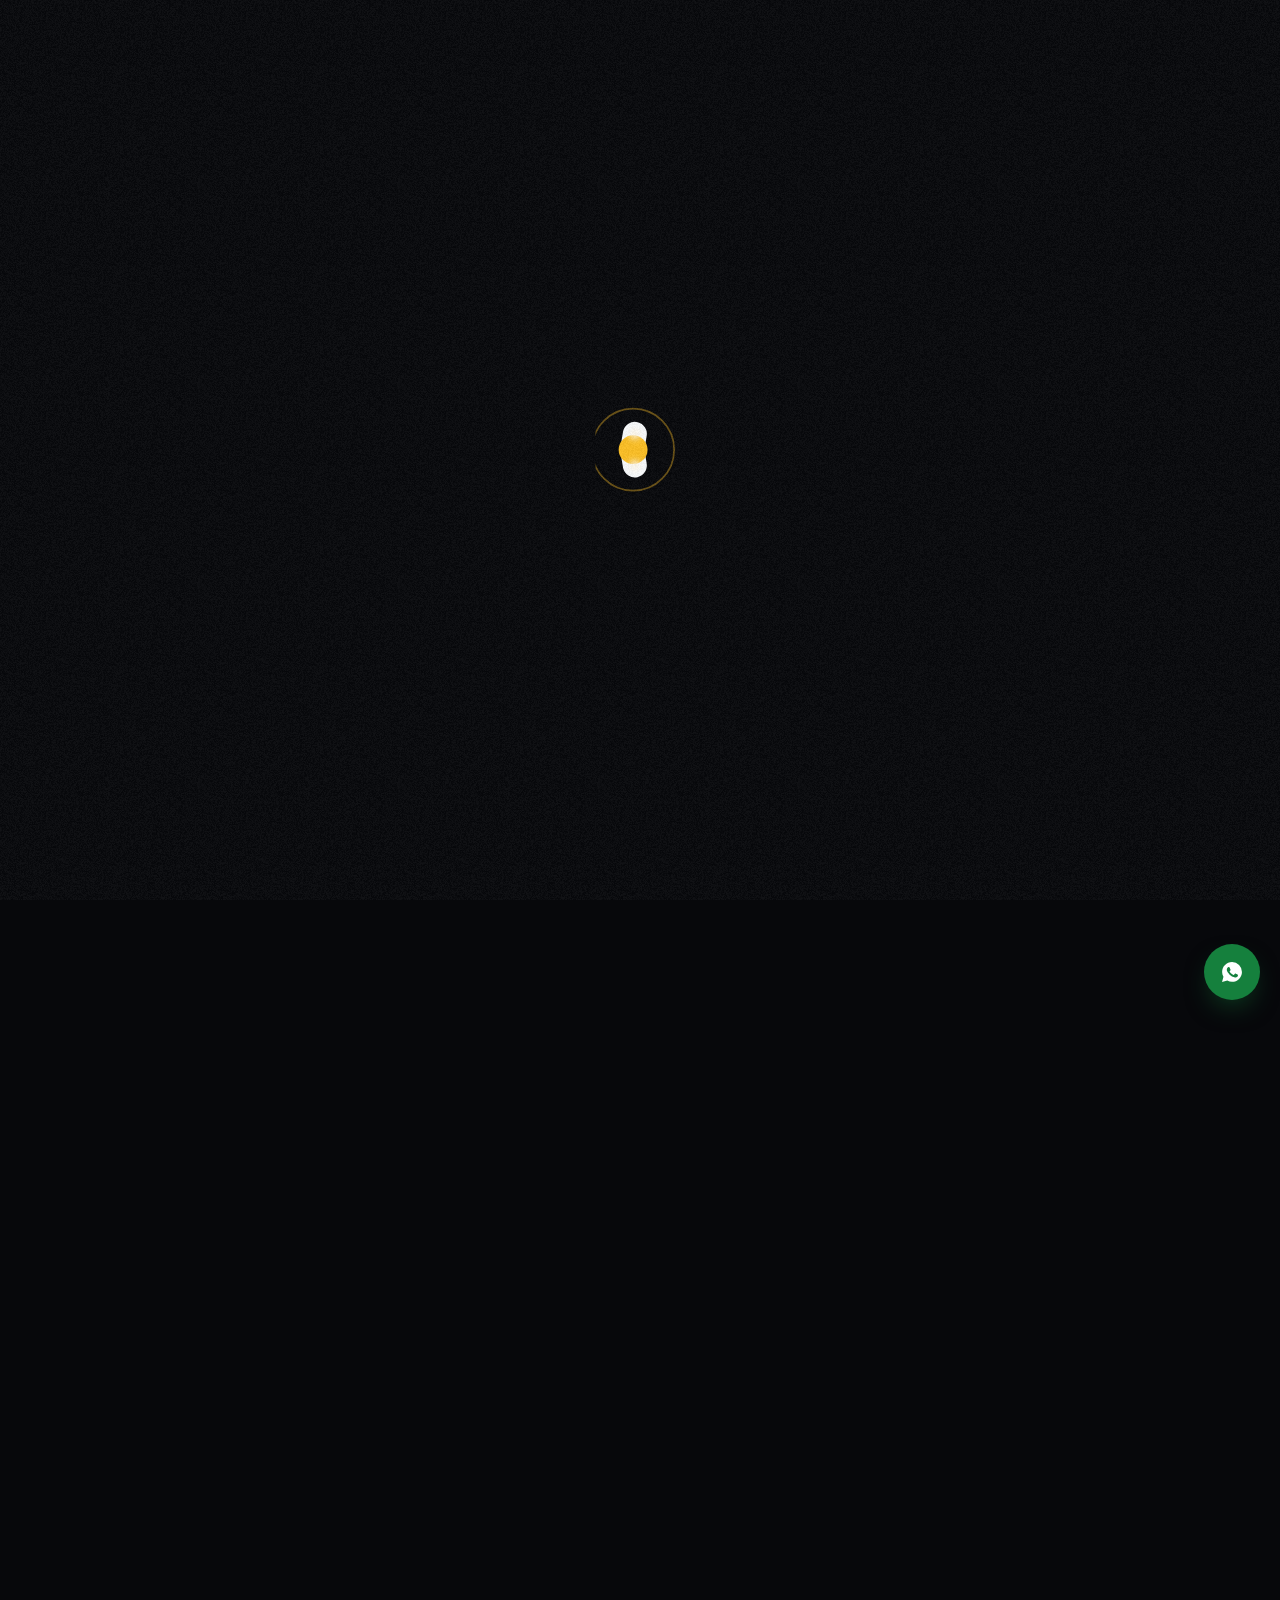
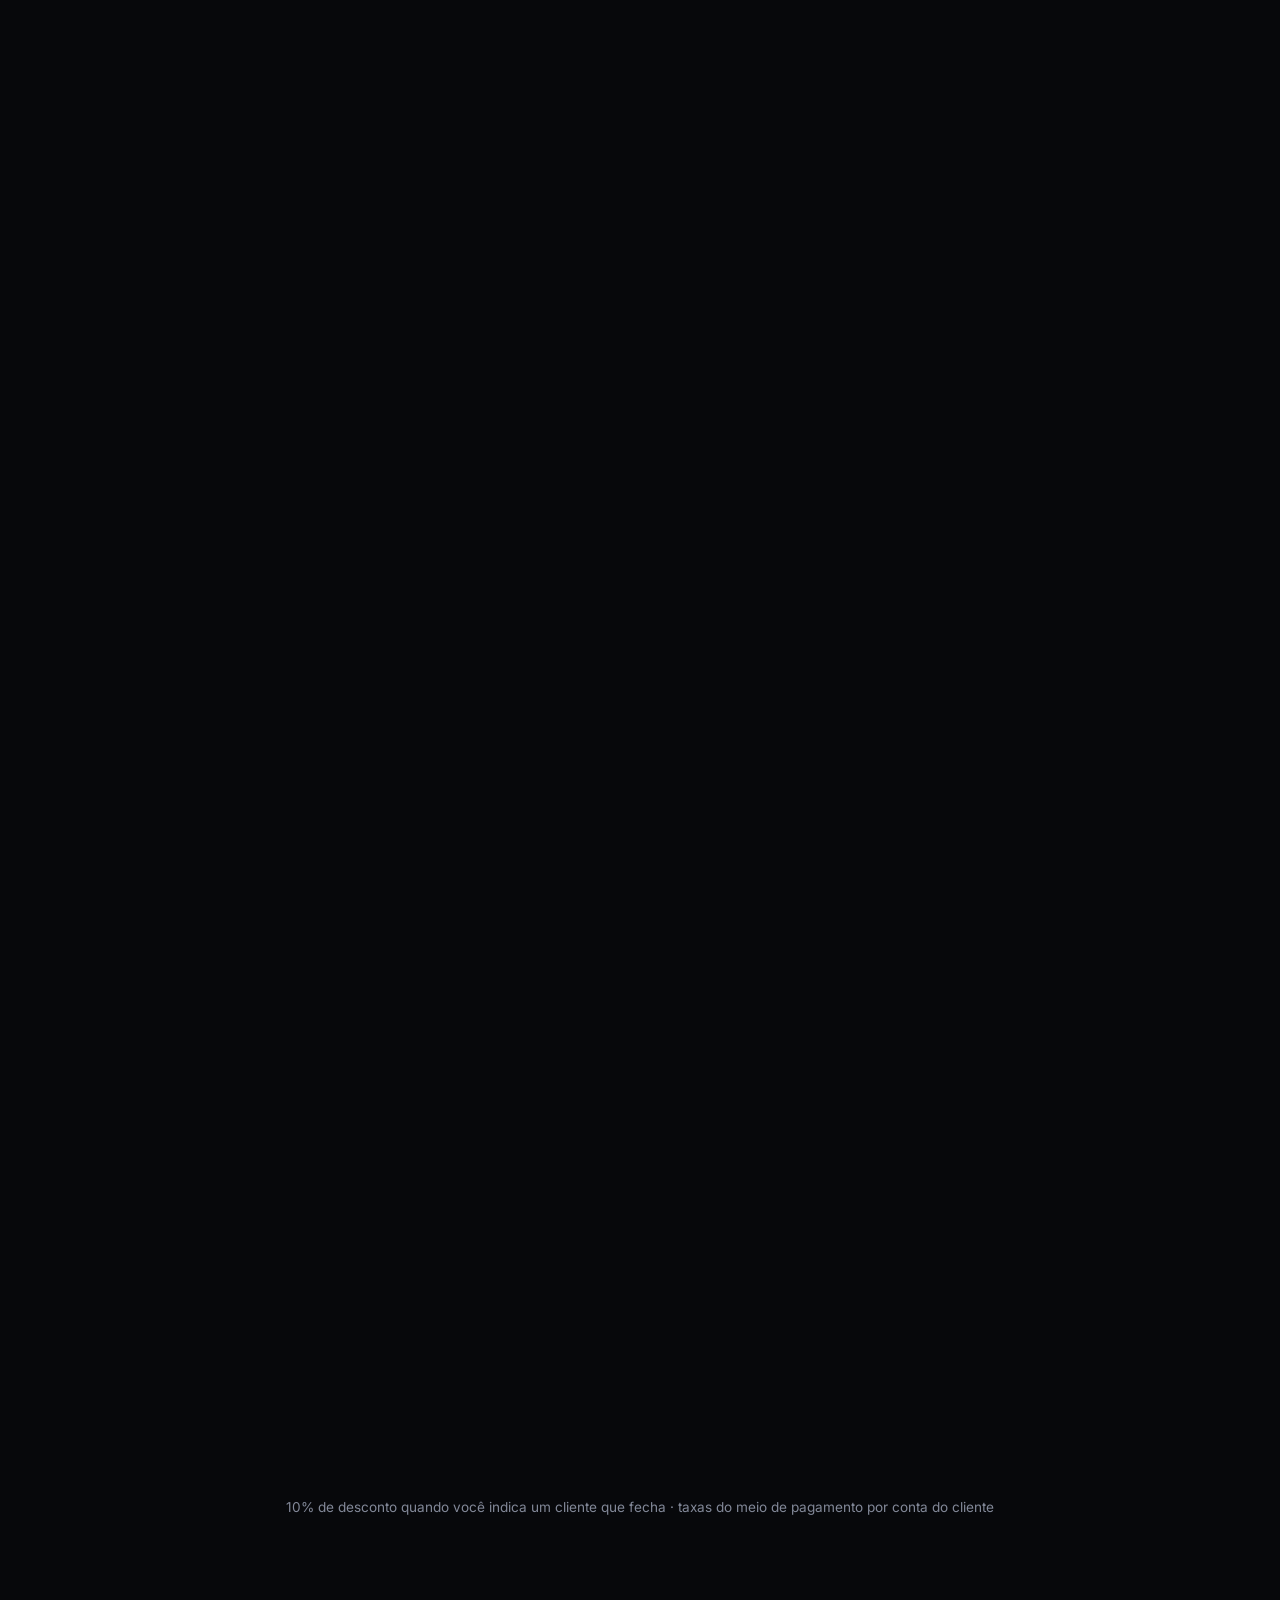
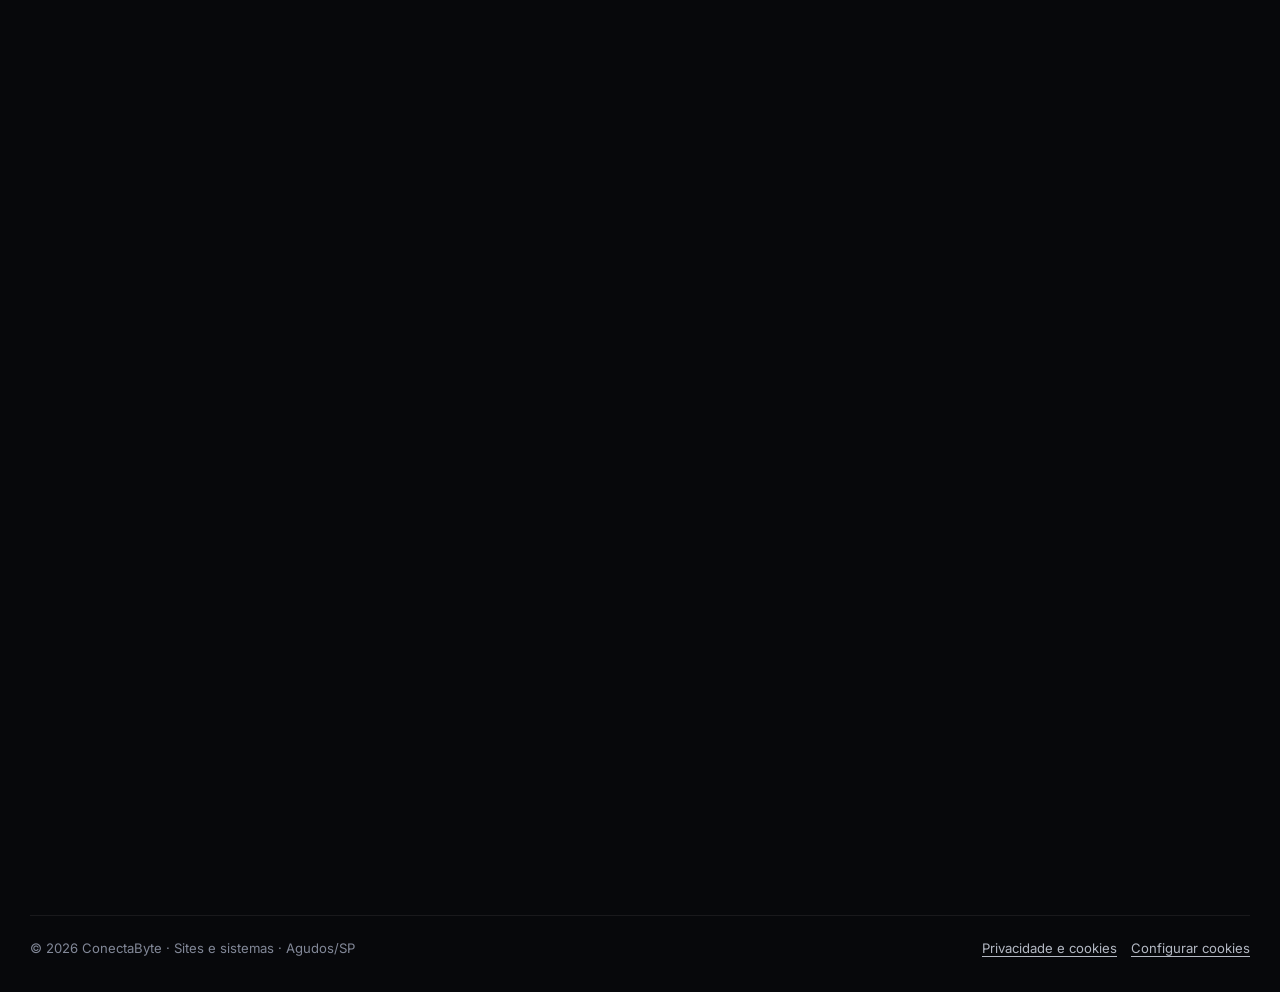
<file: public/index.html>
<!doctype html>
<html lang="pt-BR">
<head>
<meta charset="utf-8">
<!-- Copia da CSP do _headers: protege mesmo em hospedagens que ignoram o _headers (ex.: GitHub Pages).
     Se mudar uma, mude a outra. frame-ancestors so funciona no cabecalho. -->
<meta http-equiv="Content-Security-Policy" content="default-src 'none'; script-src 'self'; style-src 'self'; img-src 'self' data:; font-src 'self'; connect-src 'self'; manifest-src 'self'; form-action 'self' https://wa.me; base-uri 'none'; upgrade-insecure-requests; require-trusted-types-for 'script'; trusted-types 'none'">
<meta name="viewport" content="width=device-width, initial-scale=1">
<meta name="referrer" content="strict-origin-when-cross-origin">
<title>ConectaByte | Sites e sistemas em Agudos e região</title>
<meta name="description" content="ConectaByte: sites, lojas virtuais e sistemas sob medida para empresas de Agudos, Bauru, Lençóis Paulista, Pederneiras e Piratininga. Suporte por WhatsApp e visita presencial.">
<meta property="og:title" content="ConectaByte | No topo da sua presença digital.">
<meta property="og:description" content="Sites e sistemas para o comércio de Agudos e região, com suporte por WhatsApp e visita presencial.">
<meta property="og:locale" content="pt_BR">
<meta name="theme-color" content="#07080B">
<link rel="icon" type="image/svg+xml" href="assets/favicon.svg">
<link rel="preload" href="assets/fonts/poppins-179f97ec.woff2" as="font" type="font/woff2" crossorigin>
<link rel="preload" href="assets/fonts/inter-f11d729b.woff2" as="font" type="font/woff2" crossorigin>
<link rel="stylesheet" href="assets/fonts.css">
<link rel="stylesheet" href="assets/site.css">
<script src="assets/boot.js"></script>
<script src="assets/site.js" defer></script>
</head>
<body>

<!-- Ícones -->
<svg class="sprite" width="0" height="0" aria-hidden="true">
  <defs>
    <symbol id="logo" viewBox="0 0 64 64">
      <path d="M46.85 17.15 A21 21 0 1 0 46.85 46.85" fill="none" stroke="currentColor" stroke-width="7" stroke-linecap="round"/>
      <path d="M46.85 17.15 H54 M46.85 46.85 H54" stroke="currentColor" stroke-width="3" stroke-linecap="round"/>
      <circle cx="54" cy="17.15" r="5.5" fill="#FBBF24"/>
      <circle cx="54" cy="46.85" r="5.5" fill="#EA580C"/>
      <circle cx="11" cy="32" r="4.2" fill="#FBBF24"/>
    </symbol>
    <symbol id="i-wa" viewBox="0 0 24 24"><path fill="currentColor" d="M12.04 2C6.58 2 2.13 6.45 2.13 11.91c0 1.75.46 3.45 1.32 4.95L2.05 22l5.25-1.38a9.9 9.9 0 0 0 4.74 1.21h.01c5.46 0 9.91-4.45 9.91-9.91A9.86 9.86 0 0 0 12.04 2Zm5.8 14.06c-.24.68-1.42 1.3-1.95 1.35-.5.05-.97.23-3.28-.68-2.78-1.1-4.54-3.95-4.68-4.13-.13-.18-1.12-1.49-1.12-2.84 0-1.35.71-2.02.96-2.29.25-.28.55-.35.73-.35l.52.01c.17 0 .39-.06.61.47.24.56.79 1.92.86 2.06.07.14.11.3.02.48-.09.18-.14.3-.27.46-.14.16-.29.36-.41.48-.14.14-.28.28-.12.56.16.27.71 1.17 1.52 1.9 1.05.93 1.93 1.22 2.2 1.36.28.14.44.11.6-.07.16-.18.69-.8.88-1.08.18-.27.37-.23.62-.14.25.09 1.6.76 1.87.9.28.13.46.2.53.32.07.11.07.66-.17 1.33Z"/></symbol>
    <symbol id="i-check" viewBox="0 0 24 24"><path fill="none" stroke="currentColor" stroke-width="2.4" stroke-linecap="round" stroke-linejoin="round" d="M20 6 9 17l-5-5"/></symbol>
    <symbol id="i-arrow" viewBox="0 0 24 24"><path fill="none" stroke="currentColor" stroke-width="2" stroke-linecap="round" stroke-linejoin="round" d="M5 12h14M13 6l6 6-6 6"/></symbol>
    <symbol id="i-pin" viewBox="0 0 24 24"><g fill="none" stroke="currentColor" stroke-width="1.8" stroke-linecap="round" stroke-linejoin="round"><path d="M12 21s-7-6.1-7-11.5a7 7 0 0 1 14 0C19 14.9 12 21 12 21Z"/><circle cx="12" cy="9.5" r="2.5"/></g></symbol>
    <symbol id="i-chat" viewBox="0 0 24 24"><path fill="none" stroke="currentColor" stroke-width="1.8" stroke-linecap="round" stroke-linejoin="round" d="M21 12a8 8 0 0 1-11.6 7.1L4 20l1-4.6A8 8 0 1 1 21 12Z"/></symbol>
    <symbol id="i-mail" viewBox="0 0 24 24"><g fill="none" stroke="currentColor" stroke-width="1.7" stroke-linecap="round" stroke-linejoin="round"><rect x="3" y="5" width="18" height="14" rx="2"/><path d="m3 7 9 6 9-6"/></g></symbol>
    <symbol id="i-ig" viewBox="0 0 24 24"><g fill="none" stroke="currentColor" stroke-width="1.7"><rect x="3" y="3" width="18" height="18" rx="5"/><circle cx="12" cy="12" r="4"/><circle cx="17.5" cy="6.5" r=".8" fill="currentColor"/></g></symbol>
    <symbol id="i-clock" viewBox="0 0 24 24"><g fill="none" stroke="currentColor" stroke-width="1.7" stroke-linecap="round"><circle cx="12" cy="12" r="9"/><path d="M12 7v5l3 2"/></g></symbol>
    <symbol id="i-copy" viewBox="0 0 24 24"><g fill="none" stroke="currentColor" stroke-width="1.8" stroke-linecap="round" stroke-linejoin="round"><rect x="9" y="9" width="12" height="12" rx="2"/><path d="M5 15V5a2 2 0 0 1 2-2h10"/></g></symbol>
    <symbol id="i-bolt" viewBox="0 0 24 24"><path fill="none" stroke="currentColor" stroke-width="1.8" stroke-linecap="round" stroke-linejoin="round" d="M13 2 4 14h7l-1 8 9-12h-7l1-8Z"/></symbol>
    <symbol id="i-phone" viewBox="0 0 24 24"><g fill="none" stroke="currentColor" stroke-width="1.8" stroke-linecap="round" stroke-linejoin="round"><rect x="6" y="2.5" width="12" height="19" rx="2.5"/><path d="M11 18h2"/></g></symbol>
    <symbol id="i-search" viewBox="0 0 24 24"><g fill="none" stroke="currentColor" stroke-width="1.8" stroke-linecap="round"><circle cx="11" cy="11" r="6.5"/><path d="m16 16 4.5 4.5"/></g></symbol>
    <symbol id="i-bell" viewBox="0 0 24 24"><g fill="none" stroke="currentColor" stroke-width="1.7" stroke-linecap="round" stroke-linejoin="round"><path d="M6 16V11a6 6 0 1 1 12 0v5l1.5 2h-15Z"/><path d="M10 20.5a2 2 0 0 0 4 0"/></g></symbol>
    <symbol id="i-grid" viewBox="0 0 24 24"><g fill="none" stroke="currentColor" stroke-width="1.7"><rect x="3.5" y="3.5" width="7" height="7" rx="1.5"/><rect x="13.5" y="3.5" width="7" height="7" rx="1.5"/><rect x="3.5" y="13.5" width="7" height="7" rx="1.5"/><rect x="13.5" y="13.5" width="7" height="7" rx="1.5"/></g></symbol>
    <symbol id="i-bag" viewBox="0 0 24 24"><g fill="none" stroke="currentColor" stroke-width="1.7" stroke-linecap="round" stroke-linejoin="round"><path d="M5 8h14l-1 12H6L5 8Z"/><path d="M9 8V6a3 3 0 0 1 6 0v2"/></g></symbol>
    <symbol id="i-users" viewBox="0 0 24 24"><g fill="none" stroke="currentColor" stroke-width="1.7" stroke-linecap="round"><circle cx="9" cy="8" r="3.5"/><path d="M2.5 20a6.5 6.5 0 0 1 13 0"/><path d="M16 4.6a3.5 3.5 0 0 1 0 6.8M18.5 14.4A6.5 6.5 0 0 1 21.5 20"/></g></symbol>
    <symbol id="i-gear" viewBox="0 0 24 24"><g fill="none" stroke="currentColor" stroke-width="1.7"><circle cx="12" cy="12" r="3"/><path d="M12 2.5v3M12 18.5v3M2.5 12h3M18.5 12h3M5.3 5.3l2.1 2.1M16.6 16.6l2.1 2.1M5.3 18.7l2.1-2.1M16.6 7.4l2.1-2.1"/></g></symbol>
    <symbol id="i-globe" viewBox="0 0 24 24"><g fill="none" stroke="currentColor" stroke-width="1.7"><circle cx="12" cy="12" r="9"/><path d="M3 12h18M12 3c2.6 2.6 3.8 5.6 3.8 9S14.6 18.4 12 21c-2.6-2.6-3.8-5.6-3.8-9S9.4 5.6 12 3Z"/></g></symbol>
    <symbol id="i-shield" viewBox="0 0 24 24"><path fill="none" stroke="currentColor" stroke-width="1.7" stroke-linejoin="round" d="M12 2.8 4.5 5.6v6c0 4.6 3.1 8.2 7.5 9.6 4.4-1.4 7.5-5 7.5-9.6v-6L12 2.8Z"/></symbol>
    <symbol id="i-unlock" viewBox="0 0 24 24"><g fill="none" stroke="currentColor" stroke-width="1.7" stroke-linecap="round"><rect x="4.5" y="10.5" width="15" height="10.5" rx="2.5"/><path d="M8 10.5V7.5a4 4 0 0 1 7.6-1.7"/></g></symbol>
    <symbol id="i-doc" viewBox="0 0 24 24"><g fill="none" stroke="currentColor" stroke-width="1.7" stroke-linecap="round" stroke-linejoin="round"><path d="M14 3H7a2 2 0 0 0-2 2v14a2 2 0 0 0 2 2h10a2 2 0 0 0 2-2V8Z"/><path d="M14 3v5h5M9 13h6M9 17h4"/></g></symbol>
    <symbol id="i-split" viewBox="0 0 24 24"><g fill="none" stroke="currentColor" stroke-width="1.7" stroke-linecap="round"><circle cx="12" cy="12" r="9"/><path d="M12 3v18"/><path d="M12 12h9"/></g></symbol>
    <symbol id="i-cal" viewBox="0 0 24 24"><g fill="none" stroke="currentColor" stroke-width="1.7" stroke-linecap="round"><rect x="3.5" y="5" width="17" height="15.5" rx="2.5"/><path d="M3.5 10h17M8 3v4M16 3v4"/></g></symbol>
    <symbol id="i-spark" viewBox="0 0 24 24"><path fill="currentColor" d="M12 0c.6 6.4 5.6 11.4 12 12-6.4.6-11.4 5.6-12 12-.6-6.4-5.6-11.4-12-12C6.4 11.4 11.4 6.4 12 0Z"/></symbol>
  </defs>
</svg>

<div class="ambient" aria-hidden="true"></div>
<div class="grain" id="grain" aria-hidden="true"></div>
<div class="progress" id="progress" aria-hidden="true"></div>

<header class="top" id="header">
  <div class="wrap nav" id="nav">
    <a class="logo" href="#inicio" aria-label="ConectaByte, início">
      <svg aria-hidden="true"><use href="#logo"/></svg>
      <span>Conecta<b>Byte</b></span>
    </a>
    <ul class="menu" id="menu">
      <li><a href="#servicos">Serviços</a></li>
      <li><a href="#suporte">Suporte</a></li>
      <li><a href="#pacotes">Pacotes</a></li>
      <li><a href="#como-funciona">Processo</a></li>
      <li><a href="#equipe">Equipe</a></li>
      <li><a href="#regiao">Região</a></li>
      <li class="menu-pill" id="menuPill" aria-hidden="true"></li>
    </ul>
    <a class="btn btn-primary btn-sm" href="#contato" data-magnetic>Pedir orçamento <svg class="arrow" aria-hidden="true"><use href="#i-arrow"/></svg></a>
    <button class="menu-toggle" id="menuToggle" aria-label="Abrir menu" aria-expanded="false" aria-controls="menu"><span></span></button>
  </div>
</header>

<main id="inicio">

  <!-- HERO: o "C" da logo vira o horizonte -->
  <section class="hero" id="topo">
    <div class="hero-tint" aria-hidden="true"></div>
    <div class="hero-beam" aria-hidden="true"></div>
    <div class="wrap hero-copy">
      <a class="pill-badge" href="#fundadores"><b>Novo</b> 3 vagas para clientes fundadores <svg aria-hidden="true"><use href="#i-arrow"/></svg></a>
      <h1><span class="w">No</span> <span class="w">topo</span> <span class="w">da</span> <span class="w">sua</span><br><span class="w grad">presença</span> <span class="w grad">digital.</span></h1>
      <p class="rotator-line">
        Sites, lojas virtuais e sistemas para
        <span class="rotator" id="rotator" aria-live="polite"><span>lojas</span></span>
        de Agudos e região, com suporte pelo WhatsApp e visita presencial.
      </p>
      <div class="hero-ctas">
        <a class="btn btn-primary" href="https://wa.me/5514998709872" data-wa="Olá! Vim pelo site da ConectaByte e quero um orçamento." data-magnetic>
          <svg aria-hidden="true"><use href="#i-wa"/></svg> Falar no WhatsApp
        </a>
        <a class="btn btn-ghost" href="#pacotes" data-magnetic>Ver pacotes <svg class="arrow" aria-hidden="true"><use href="#i-arrow"/></svg></a>
      </div>
      <ul class="trust">
        <li><svg aria-hidden="true"><use href="#i-check"/></svg>Preço fechado</li>
        <li><svg aria-hidden="true"><use href="#i-check"/></svg>Resposta em até 2h úteis</li>
        <li><svg aria-hidden="true"><use href="#i-check"/></svg>Domínio no seu nome</li>
      </ul>
    </div>

    <div class="horizon" id="horizon" aria-hidden="true">
      <div class="hero-glow"></div>
      <svg class="hero-arc" id="heroArc" viewBox="0 0 64 64">
        <defs>
          <linearGradient id="g-fire" gradientUnits="userSpaceOnUse" x1="10" y1="44" x2="52" y2="12">
            <stop offset="0" stop-color="#7C2D12"/><stop offset=".34" stop-color="#C2410C"/><stop offset=".6" stop-color="#EA580C"/><stop offset=".84" stop-color="#FB923C"/><stop offset="1" stop-color="#FBBF24"/>
          </linearGradient>
          <radialGradient id="g-haze" cx="32" cy="32" r="22" gradientUnits="userSpaceOnUse">
            <stop offset=".5" stop-color="#EA580C" stop-opacity="0"/><stop offset=".82" stop-color="#EA580C" stop-opacity=".22"/><stop offset=".95" stop-color="#FB923C" stop-opacity=".5"/><stop offset="1" stop-color="#FBBF24" stop-opacity="0"/>
          </radialGradient>
          <linearGradient id="g-rim" gradientUnits="userSpaceOnUse" x1="9" y1="0" x2="50" y2="0">
            <stop offset="0" stop-color="#fff" stop-opacity=".04"/><stop offset=".5" stop-color="#fff" stop-opacity=".55"/><stop offset="1" stop-color="#fff" stop-opacity=".12"/>
          </linearGradient>
          <filter id="f-glow" x="-30%" y="-30%" width="160%" height="160%"><feGaussianBlur stdDeviation="1.4"/></filter>
          <filter id="f-tip" x="-200%" y="-200%" width="500%" height="500%"><feGaussianBlur stdDeviation=".9"/></filter>
        </defs>
        <circle class="a-haze" cx="32" cy="32" r="22" fill="url(#g-haze)"/>
        <g class="a-glow" filter="url(#f-glow)">
          <path class="arc glowband up" d="M11 32 A21 21 0 0 1 46.85 17.15" pathLength="1" stroke="url(#g-fire)"/>
          <path class="arc glowband dn" d="M11 32 A21 21 0 0 0 46.85 46.85" pathLength="1" stroke="url(#g-fire)"/>
        </g>
        <g class="a-white">
          <path class="arc band up" d="M11 32 A21 21 0 0 1 46.85 17.15" pathLength="1" stroke="#F8FAFC"/>
          <path class="arc band dn" d="M11 32 A21 21 0 0 0 46.85 46.85" pathLength="1" stroke="#F8FAFC"/>
          <path class="con" d="M46.85 17.15 H54" pathLength="1" stroke="#F8FAFC"/>
          <path class="con" d="M46.85 46.85 H54" pathLength="1" stroke="#F8FAFC"/>
        </g>
        <g class="a-fire">
          <path class="arc band up" d="M11 32 A21 21 0 0 1 46.85 17.15" pathLength="1" stroke="url(#g-fire)"/>
          <path class="arc band dn" d="M11 32 A21 21 0 0 0 46.85 46.85" pathLength="1" stroke="url(#g-fire)"/>
          <path class="con" d="M46.85 17.15 H54" pathLength="1" stroke="#FB923C"/>
          <path class="con" d="M46.85 46.85 H54" pathLength="1" stroke="#EA580C"/>
        </g>
        <path class="a-rim" d="M9.4 32 A22.6 22.6 0 0 1 47.98 16.02" fill="none" stroke="url(#g-rim)" stroke-width=".22"/>
        <path class="a-sweep" d="M9.4 32 A22.6 22.6 0 0 1 47.98 16.02" pathLength="1" fill="none" stroke="#fff" stroke-width=".42" stroke-linecap="round"/>
        <circle class="n-halo" cx="54" cy="17.15" fill="#FBBF24" filter="url(#f-glow)" opacity=".55"/>
        <circle class="n-ring nr-l" cx="11" cy="32" r="4" fill="none" stroke="#FBBF24" stroke-width=".5"/>
        <circle class="n-ring nr-t" cx="54" cy="17.15" r="5" fill="none" stroke="#FBBF24" stroke-width=".5"/>
        <circle class="n-ring nr-b" cx="54" cy="46.85" r="5" fill="none" stroke="#EA580C" stroke-width=".5"/>
        <circle class="n-top" cx="54" cy="17.15" fill="#FBBF24"/>
        <circle class="n-bot" cx="54" cy="46.85" fill="#EA580C"/>
        <circle class="n-left" cx="11" cy="32" fill="#FBBF24"/>
        <circle class="a-tip tip-up" r="1.5" fill="#FFF7E6" filter="url(#f-tip)"/>
        <circle class="a-tip tip-dn" r="1.5" fill="#FFF7E6" filter="url(#f-tip)"/>
      </svg>
    </div>

    <!-- Painel ilustrativo de um cliente (dados fictícios de exemplo) -->
    <div class="wrap dash-wrap" aria-hidden="true">
      <div class="dash trig">
        <div class="dp-top">
          <span class="logo"><svg><use href="#logo"/></svg><span>Painel</span></span>
          <div class="dp-tabs">
            <span class="on"><svg><use href="#i-grid"/></svg>Visão geral</span>
            <span><svg><use href="#i-bag"/></svg>Pedidos</span>
            <span><svg><use href="#i-globe"/></svg>Site</span>
            <span><svg><use href="#i-users"/></svg>Clientes</span>
            <span><svg><use href="#i-gear"/></svg>Ajustes</span>
          </div>
          <div class="dp-ic"><svg><use href="#i-bell"/></svg><span class="avatar-s">M</span></div>
        </div>
        <div class="dp-body">
          <div class="dp-head">
            <div><h3>Mercado</h3><small><i class="live"></i> mercadonoseubairro.com.br · no ar</small></div>
            <span class="dp-chip">Últimos 30 dias</span>
          </div>
          <div class="dp-stats">
            <div class="kpi"><small>Visitas no site</small><div class="v" data-count="2418">0</div><span class="d">↑ 18%</span>
              <svg class="spark" viewBox="0 0 112 44"><path pathLength="1" stroke="#4ADE80" d="M2 36 C14 34 18 26 28 28 S42 38 54 28 S70 12 80 16 S98 10 110 4"/></svg></div>
            <div class="kpi"><small>Pedidos no WhatsApp</small><div class="v" data-count="186">0</div><span class="d">↑ 24%</span>
              <svg class="spark" viewBox="0 0 112 44" data-d=".3s"><path pathLength="1" stroke="#FB923C" d="M2 34 C12 36 20 30 30 30 S44 20 56 24 S72 30 82 18 S100 8 110 6"/></svg></div>
            <div class="kpi"><small>Posição no Google</small><div class="v">1º</div><span class="d n">“mercado em Agudos”</span>
              <svg class="spark" viewBox="0 0 112 44" data-d=".4s"><path pathLength="1" stroke="#FBBF24" d="M2 40 C16 38 22 34 32 30 S48 30 58 22 S76 16 86 10 S102 6 110 4"/></svg></div>
            <div class="kpi"><small>Carregamento</small><div class="v" data-count="0.8" data-dec="1" data-suffix=" s">0</div><span class="d">rápido no celular</span>
              <svg class="spark" viewBox="0 0 112 44" data-d=".5s"><path pathLength="1" stroke="#4ADE80" d="M2 6 C14 8 20 14 30 16 S46 26 58 28 S76 36 88 36 S102 38 110 40"/></svg></div>
          </div>
          <div class="dp-grid">
            <div class="dp-card">
              <h4>Pedidos recentes</h4>
              <div class="sub">Chegaram pelo site nas últimas horas</div>
              <div class="ord" data-d=".35s"><span class="av av-1">MS</span><div><b>Mariana S.</b><small>Cesta de frutas · entrega 16h</small></div><span class="val">R$ 24,00</span><span class="tag o">Pix aprovado</span></div>
              <div class="ord" data-d=".47s"><span class="av av-2">CR</span><div><b>Carlos R.</b><small>Compra da semana · retirada</small></div><span class="val">R$ 65,00</span><span class="tag a">Novo</span></div>
              <div class="ord" data-d=".59s"><span class="av av-3">AP</span><div><b>Ana P.</b><small>Compra do mês · mensal</small></div><span class="val">R$ 90,00</span><span class="tag g">Entregue</span></div>
            </div>
            <div class="dp-card">
              <h4>Visitas por mês</h4>
              <div class="sub">Este ano comparado ao anterior</div>
              <div class="legend"><span><i class="lg-cur"></i>2026</span><span><i class="lg-prev"></i>2025</span></div>
              <div class="chart">
                <div class="gl gl-0"><span>3 mil</span></div><div class="gl gl-33"><span>2 mil</span></div><div class="gl gl-66"><span>1 mil</span></div><div class="gl gl-100"><span>0</span></div>
                <div class="bars">
                  <div class="bar-col"><i class="bar prev" data-h="34" data-d=".2s"></i><i class="bar cur" data-h="46" data-d=".25s"></i><em>Jan</em></div>
                  <div class="bar-col"><i class="bar prev" data-h="40" data-d=".27s"></i><i class="bar cur" data-h="58" data-d=".32s"></i><em>Fev</em></div>
                  <div class="bar-col"><i class="bar prev" data-h="37" data-d=".34s"></i><i class="bar cur" data-h="52" data-d=".39s"></i><em>Mar</em></div>
                  <div class="bar-col"><i class="bar prev" data-h="48" data-d=".41s"></i><i class="bar cur" data-h="70" data-d=".46s"></i><em>Abr</em></div>
                  <div class="bar-col"><i class="bar prev" data-h="44" data-d=".48s"></i><i class="bar cur" data-h="79" data-d=".53s"></i><em>Mai</em></div>
                  <div class="bar-col"><i class="bar prev" data-h="52" data-d=".55s"></i><i class="bar cur" data-h="94" data-d=".6s"></i><em>Jun</em></div>
                </div>
              </div>
            </div>
          </div>
        </div>
      </div>
    </div>
  </section>

  <!-- NÚMEROS -->
  <div class="stats">
    <div class="wrap">
      <div class="stats-grid">
        <div class="stat-n rv"><strong class="grad" data-count="27" data-suffix="%">0%</strong><p>dos pequenos negócios ainda não vendem por site, redes ou aplicativo.</p><small>Sebrae/FGV</small></div>
        <div class="stat-n rv" data-d=".08s"><strong class="grad" data-count="67" data-prefix="R$ " data-suffix=" bi">R$ 0 bi</strong><p>em vendas online de pequenos negócios em 2024. Em 2019 eram R$ 5 bi.</p><small>Sebrae</small></div>
        <div class="stat-n rv" data-d=".16s"><strong class="grad" data-count="25" data-suffix=" km">0 km</strong><p>separam Agudos de Bauru, e atendemos toda a região.</p><small>Atendimento local</small></div>
      </div>
    </div>
    <div class="cities-strip">
      <p class="rv">Atendimento local em Agudos e região</p>
      <div class="mq rv" data-d=".1s" aria-hidden="true">
        <div class="mq-track">
          <span class="mq-item"><svg><use href="#i-pin"/></svg>Agudos</span><span class="mq-item"><svg><use href="#i-pin"/></svg>Bauru</span><span class="mq-item"><svg><use href="#i-pin"/></svg>Lençóis Paulista</span><span class="mq-item"><svg><use href="#i-pin"/></svg>Pederneiras</span><span class="mq-item"><svg><use href="#i-pin"/></svg>Piratininga</span>
          <span class="mq-item"><svg><use href="#i-pin"/></svg>Agudos</span><span class="mq-item"><svg><use href="#i-pin"/></svg>Bauru</span><span class="mq-item"><svg><use href="#i-pin"/></svg>Lençóis Paulista</span><span class="mq-item"><svg><use href="#i-pin"/></svg>Pederneiras</span><span class="mq-item"><svg><use href="#i-pin"/></svg>Piratininga</span>
          <span class="mq-item"><svg><use href="#i-pin"/></svg>Agudos</span><span class="mq-item"><svg><use href="#i-pin"/></svg>Bauru</span><span class="mq-item"><svg><use href="#i-pin"/></svg>Lençóis Paulista</span><span class="mq-item"><svg><use href="#i-pin"/></svg>Pederneiras</span><span class="mq-item"><svg><use href="#i-pin"/></svg>Piratininga</span>
        </div>
      </div>
    </div>
  </div>

  <!-- SERVIÇOS -->
  <section id="servicos">
    <div class="wrap">
      <div class="head rv">
        <span class="label">O que fazemos</span>
        <h2>Tecnologia sob medida para o tamanho do seu negócio</h2>
        <p class="lead">Fazemos desde o primeiro site da loja até o sistema que organiza o dia a dia da empresa, explicando tudo sem termos técnicos.</p>
      </div>
      <div class="bento">
        <article class="card bc bc-a spot glow-hover trig rv">
          <span class="num">01</span>
          <h3>Sites profissionais</h3>
          <p>Sites rápidos, bonitos no celular e preparados para aparecer no Google. Têm botão de WhatsApp, formulário e e-mail profissional.</p>
          <div class="chips-v" aria-hidden="true">
            <div class="chip-v hot" data-d=".35s"><svg><use href="#i-bolt"/></svg>Carrega rápido<span class="ok">ativo</span></div>
            <div class="chip-v" data-d=".47s"><svg><use href="#i-phone"/></svg>Perfeito no celular</div>
            <div class="chip-v" data-d=".59s"><svg><use href="#i-search"/></svg>Pronto para o Google</div>
          </div>
        </article>
        <article class="card bc bc-b spot glow-hover trig rv" data-d=".08s">
          <span class="num">02</span>
          <h3>Catálogos e lojas virtuais</h3>
          <p>Seus produtos ficam online com carrinho, e o pedido chega no WhatsApp ou é pago por Pix e cartão. Você cadastra os produtos num painel simples.</p>
          <div class="order-stack" aria-hidden="true">
            <div class="order-back"></div>
            <div class="order">
              <div class="r1"><b>Pedido #0142</b><span>R$ 89,00</span></div>
              <small>2 bolos de pote + 1 torta doce</small>
              <div class="st"><span class="w8">Aguardando Pix</span><span class="ok"><svg><use href="#i-check"/></svg>Pix aprovado</span></div>
            </div>
          </div>
        </article>
        <article class="card bc bc-c spot glow-hover trig rv" data-d=".16s">
          <div class="beam" aria-hidden="true"></div>
          <div class="beam-glow" aria-hidden="true"></div>
          <div class="tile" aria-hidden="true"><svg><use href="#logo"/></svg></div>
          <span class="num">03</span>
          <div class="txt">
            <h3>Sistemas sob medida</h3>
            <p>Agendamento, estoque, ordens de serviço, orçamentos e painéis. Trocamos a planilha e o papel por um sistema feito para o seu processo.</p>
          </div>
        </article>
        <article class="card bc bc-d spot glow-hover trig rv" data-d=".1s">
          <span class="num">05</span>
          <div class="txt">
            <h3>Suporte online</h3>
            <p>Mande a dúvida pelo WhatsApp, em texto, áudio ou print. Respondemos rápido e você não precisa abrir chamado.</p>
          </div>
          <div class="sparkles" aria-hidden="true">
            <svg class="sp1" viewBox="0 0 24 24"><use href="#i-spark"/></svg>
            <svg class="sp2" viewBox="0 0 24 24"><use href="#i-spark"/></svg>
            <svg class="sp3" viewBox="0 0 24 24"><use href="#i-spark"/></svg>
            <svg class="sp4" viewBox="0 0 24 24"><use href="#i-spark"/></svg>
          </div>
          <div class="chat" aria-hidden="true">
            <div class="chat-h"><span class="lg"><svg><use href="#logo"/></svg></span><div><b>ConectaByte</b><small>● online</small></div></div>
            <div class="msgs">
              <div class="bub in" data-d=".45s">Oi! Consegue trocar o preço da torta no site?<small>14:02</small></div>
              <div class="typing"><i></i><i></i><i></i></div>
              <div class="bub out" data-d="1.95s">Claro! Já está no ar ✓<small>14:06</small></div>
            </div>
          </div>
        </article>
        <article class="card bc bc-e spot glow-hover trig rv">
          <span class="num">04</span>
          <h3>Google Meu Negócio e SEO local</h3>
          <p>Deixamos sua empresa no mapa, com horários, fotos e avaliações, para quem busca o seu produto em Agudos achar você primeiro.</p>
          <div class="gsearch" aria-hidden="true">
            <div class="gs-bar"><svg><use href="#i-search"/></svg>doceria em Agudos</div>
            <div class="gs-res"><span class="pin"><svg><use href="#i-pin"/></svg></span><div><b>Doceria do Bairro</b><small>Aberto agora · Agudos</small></div><span class="rank">1º</span></div>
          </div>
        </article>
        <article class="card bc bc-f spot glow-hover trig rv" data-d=".08s">
          <span class="num">06</span>
          <div class="txt">
            <h3>Suporte presencial</h3>
            <p>Vamos até a sua empresa para levantar o que você precisa, instalar, treinar a equipe e resolver problemas no local.</p>
          </div>
          <div class="visit" aria-hidden="true">
            <div class="visit-h"><b>Próxima visita</b><span>Agenda da semana</span></div>
            <div class="week"><span><b>Seg</b>Agudos</span><span class="go"><b>Ter</b>Bauru</span><span><b>Qua</b>Agudos</span><span class="go"><b>Qui</b>Bauru</span><span><b>Sex</b>Agudos</span></div>
            <div class="route-card"><svg><use href="#i-cal"/></svg><div>Implantação e treinamento<small>Na sua empresa, no seu computador</small></div></div>
          </div>
        </article>
      </div>
    </div>
  </section>

  <!-- DIFERENCIAIS -->
  <section id="diferenciais">
    <div class="wrap">
      <div class="head center rv">
        <span class="label">Por que a ConectaByte</span>
        <h2>Sem surpresa na fatura e sem ficar preso a ninguém</h2>
      </div>
      <div class="f-row">
        <div class="f-copy">
          <h3 class="rv">Manutenção incluída</h3>
          <p class="rv" data-d=".06s">A mensalidade cobre hospedagem, backup, segurança e pequenos ajustes.</p>
          <a class="btn btn-ghost btn-sm rv" data-d=".12s" href="#pacotes">Ver pacotes <svg class="arrow" aria-hidden="true"><use href="#i-arrow"/></svg></a>
          <ul class="checks-v">
            <li class="rv" data-d=".18s"><i><svg aria-hidden="true"><use href="#i-check"/></svg></i><div><b>Foco em cliente local</b><span>Todos os pacotes trazem Google Meu Negócio, botão de WhatsApp e SEO local.</span></div></li>
            <li class="rv" data-d=".24s"><i><svg aria-hidden="true"><use href="#i-check"/></svg></i><div><b>Linguagem simples</b><span>Explicamos tudo sem jargão técnico, já na primeira conversa.</span></div></li>
            <li class="rv" data-d=".3s"><i><svg aria-hidden="true"><use href="#i-check"/></svg></i><div><b>Empresa da região</b><span>Conhecemos o comércio daqui e estamos perto quando você precisar.</span></div></li>
          </ul>
        </div>
        <div class="card f-card trig rv" data-d=".1s" id="fCard">
          <div class="f-item active"><span class="fi"><svg aria-hidden="true"><use href="#i-doc"/></svg></span><div><h4>Preço fechado</h4><p>O escopo, o prazo e o valor ficam por escrito antes de começar.</p></div><span class="n">01</span></div>
          <div class="f-item"><span class="fi"><svg aria-hidden="true"><use href="#i-split"/></svg></span><div><h4>Pagamento em etapas</h4><p>Você paga 50% na aprovação e 50% na entrega. Os pacotes maiores podem ser divididos em 3 vezes.</p></div><span class="n">02</span></div>
          <div class="f-item"><span class="fi"><svg aria-hidden="true"><use href="#i-unlock"/></svg></span><div><h4>O site é seu</h4><p>O domínio fica no seu nome e você recebe a documentação. Ninguém fica refém da gente.</p></div><span class="n">04</span></div>
          <div class="f-item"><span class="fi"><svg aria-hidden="true"><use href="#i-shield"/></svg></span><div><h4>30 dias de garantia</h4><p>Corrigimos sem custo qualquer erro que aparecer depois da entrega.</p></div><span class="n">06</span></div>
          <svg class="ring" viewBox="0 0 640 640" aria-hidden="true">
            <defs>
              <linearGradient id="g-ring" x1="0" y1="0" x2="1" y2="1"><stop offset="0" stop-color="#FBBF24"/><stop offset=".45" stop-color="#EA580C"/><stop offset="1" stop-color="#7C2D12"/></linearGradient>
              <radialGradient id="g-ring-in" cx=".5" cy=".5" r=".5"><stop offset=".6" stop-color="#0D0F14"/><stop offset=".92" stop-color="#3A1A0C"/><stop offset="1" stop-color="#EA580C" stop-opacity=".6"/></radialGradient>
              <filter id="f-ring" x="-20%" y="-20%" width="140%" height="140%"><feGaussianBlur stdDeviation="10"/></filter>
            </defs>
            <circle cx="320" cy="320" r="296" fill="none" stroke="#14171E" stroke-width="44"/>
            <circle cx="320" cy="320" r="244" fill="none" stroke="url(#g-ring)" stroke-width="26" filter="url(#f-ring)" opacity=".85"/>
            <circle cx="320" cy="320" r="244" fill="none" stroke="url(#g-ring)" stroke-width="12"/>
            <circle cx="320" cy="320" r="236" fill="url(#g-ring-in)"/>
            <g class="ring-sweep"><circle cx="320" cy="320" r="250" fill="none" stroke="#fff" stroke-width="3" stroke-linecap="round" pathLength="1" stroke-dasharray=".1 .9" opacity=".9"/></g>
          </svg>
          <svg class="shield" viewBox="0 0 190 210" aria-hidden="true">
            <defs>
              <linearGradient id="g-sh-l" x1="0" y1="0" x2="0" y2="1"><stop offset="0" stop-color="#FFFFFF"/><stop offset="1" stop-color="#E5E7EB"/></linearGradient>
              <linearGradient id="g-sh-r" x1="0" y1="0" x2="0" y2="1"><stop offset="0" stop-color="#D1D5DB"/><stop offset="1" stop-color="#9CA3AF"/></linearGradient>
            </defs>
            <path d="M95 8 L172 36 V98 C172 150 138 186 95 202 C52 186 18 150 18 98 V36 Z" fill="url(#g-sh-l)"/>
            <path d="M95 8 L172 36 V98 C172 150 138 186 95 202 Z" fill="url(#g-sh-r)"/>
            <path class="sh-check" d="M60 104 L86 130 L134 80" fill="none" stroke="#EA580C" stroke-width="14" stroke-linecap="round" stroke-linejoin="round" pathLength="1"/>
          </svg>
        </div>
      </div>
    </div>
  </section>

  <!-- SUPORTE -->
  <section id="suporte">
    <div class="wrap">
      <div class="head center rv">
        <span class="label">Suporte de verdade</span>
        <h2>Uma mensagem de distância e, quando precisar, na sua porta</h2>
        <p class="lead">Freelancer some e agência fica longe. Nós somos daqui e continuamos com você depois que o site vai ao ar.</p>
      </div>
      <div class="s-row">
        <div class="card s-card trig rv" id="sCard" aria-hidden="true">
          <div class="s-top"><span class="fi"><svg><use href="#i-chat"/></svg></span><div><b>Respostas em até 2h úteis</b><small>Texto, áudio, foto ou print.</small></div></div>
          <div class="plane" id="plane">
            <div class="g g1"></div>
            <div class="g g2"></div>
            <div class="g g3"></div>
            <div class="g g4"></div>
            <div class="g g5"></div>
            <div class="g g6"></div>
            <div class="s3d">
              <div class="r"><b>Novo pedido</b><svg><use href="#i-wa"/></svg></div>
              <div class="t">2 bolos de pote · 16h</div>
              <div class="p">R$ 24,00</div>
              <svg class="wv" viewBox="0 0 110 40"><path pathLength="1" d="M2 30 C14 30 16 12 28 14 S44 34 56 26 S72 4 84 10 S100 26 108 20" fill="none" stroke="rgba(255,255,255,.9)" stroke-width="3" stroke-linecap="round"/></svg>
            </div>
          </div>
        </div>
        <div class="sup-blocks">
          <div class="card sup glow-hover rv">
            <div class="kicker"><i></i>Online</div>
            <h3>Suporte pelo WhatsApp</h3>
            <p>Um único canal para qualquer dúvida, sem sistema de chamados nem espera.</p>
            <ul class="checks">
              <li><svg aria-hidden="true"><use href="#i-check"/></svg>Primeira resposta em até 2 horas úteis</li>
              <li><svg aria-hidden="true"><use href="#i-check"/></svg>Urgências (site fora do ar) atendidas em até 1 hora útil</li>
              <li><svg aria-hidden="true"><use href="#i-check"/></svg>Aceitamos áudio, foto e print</li>
              <li><svg aria-hidden="true"><use href="#i-check"/></svg>Backup, monitoramento e pequenas alterações todo mês</li>
            </ul>
          </div>
          <div class="card sup pres glow-hover rv" data-d=".08s">
            <div class="kicker"><i></i>Presencial</div>
            <h3>Visita na sua empresa</h3>
            <p>Algumas coisas se resolvem melhor pessoalmente, e a gente vai até você.</p>
            <ul class="checks">
              <li><svg aria-hidden="true"><use href="#i-check"/></svg>Visita de implantação incluída nos pacotes em Agudos</li>
              <li><svg aria-hidden="true"><use href="#i-check"/></svg>Treinamento da sua equipe no seu próprio computador</li>
              <li><svg aria-hidden="true"><use href="#i-check"/></svg>Bauru: visitas às terças e quintas à tarde</li>
              <li><svg aria-hidden="true"><use href="#i-check"/></svg>Plano com 1 visita por mês para quem quer acompanhamento</li>
            </ul>
          </div>
        </div>
      </div>
    </div>
  </section>

  <!-- PACOTES -->
  <section id="pacotes">
    <div class="wrap">
      <div class="head center rv">
        <span class="label">Pacotes</span>
        <h2>Escolha o ponto de partida</h2>
        <p class="lead">Os valores são fechados e a mensalidade inclui hospedagem, suporte e manutenção. Se nenhum pacote servir, montamos uma proposta sob medida.</p>
      </div>

      <div class="finder rv" role="group" aria-labelledby="finderTitle">
        <strong id="finderTitle">O que você precisa?</strong>
        <div class="chips" id="finder">
          <label class="chip"><input type="checkbox" value="google"><span class="tick"><svg><use href="#i-check"/></svg></span>Aparecer no Google</label>
          <label class="chip"><input type="checkbox" value="contatos"><span class="tick"><svg><use href="#i-check"/></svg></span>Receber contatos</label>
          <label class="chip"><input type="checkbox" value="paginas"><span class="tick"><svg><use href="#i-check"/></svg></span>Site com várias páginas</label>
          <label class="chip"><input type="checkbox" value="vender"><span class="tick"><svg><use href="#i-check"/></svg></span>Vender online</label>
          <label class="chip"><input type="checkbox" value="sistema"><span class="tick"><svg><use href="#i-check"/></svg></span>Agenda, estoque ou pedidos</label>
        </div>
        <div class="finder-out" id="finderOut" aria-live="polite">Marque as opções e indicamos um pacote.</div>
      </div>

      <div class="plans-bar rv">
        <p>Investimento único, sem mensalidade. Parcele no cartão.</p>
      </div>

      <div class="plans">
        <article class="card plan glow-hover rv" data-plan="vitrine">
          <div class="tags"><span class="ptag rec">Recomendado</span></div>
          <h3>Vitrine</h3>
          <p class="for">Para quem precisa aparecer no Google e receber contatos</p>
          <div class="from">investimento</div>
          <div class="price" data-count="1500" data-prefix="R$ ">R$ 1.500</div>
          <div class="monthly">ou em até 3x de <b>R$ 500</b></div>
          <ul>
            <li><i><svg aria-hidden="true"><use href="#i-check"/></svg></i>Site de 1 página, responsivo</li>
            <li><i><svg aria-hidden="true"><use href="#i-check"/></svg></i>Botão de WhatsApp e formulário</li>
            <li><i><svg aria-hidden="true"><use href="#i-check"/></svg></i>Google Meu Negócio configurado</li>
            <li><i><svg aria-hidden="true"><use href="#i-check"/></svg></i>Domínio .com.br, SSL e hospedagem</li>
            <li><i><svg aria-hidden="true"><use href="#i-check"/></svg></i>1 visita de implantação em Agudos</li>
          </ul>
          <a class="btn btn-ghost btn-block" href="https://wa.me/5514998709872" data-wa="Olá! Tenho interesse no pacote VITRINE da ConectaByte.">Quero o Vitrine <svg class="arrow" aria-hidden="true"><use href="#i-arrow"/></svg></a>
          <p class="prazo">Entrega em 7 dias úteis</p>
        </article>
        <article class="card plan pop rv" data-d=".06s" data-plan="presenca">
          <span class="glow-b" aria-hidden="true"></span>
          <div class="tags"><span class="ptag">Mais escolhido</span><span class="ptag rec">Recomendado</span></div>
          <h3>Presença</h3>
          <p class="for">Para empresas que querem credibilidade e mais clientes</p>
          <div class="from">investimento</div>
          <div class="price" data-count="2400" data-prefix="R$ ">R$ 2.400</div>
          <div class="monthly">ou em até 3x de <b>R$ 800</b></div>
          <ul>
            <li><i><svg aria-hidden="true"><use href="#i-check"/></svg></i>Até 6 páginas, com galeria e blog</li>
            <li><i><svg aria-hidden="true"><use href="#i-check"/></svg></i>SEO local e Google Analytics</li>
            <li><i><svg aria-hidden="true"><use href="#i-check"/></svg></i>Integração com Instagram e WhatsApp</li>
            <li><i><svg aria-hidden="true"><use href="#i-check"/></svg></i>3 e-mails profissionais</li>
            <li><i><svg aria-hidden="true"><use href="#i-check"/></svg></i>2 rodadas de ajustes e treinamento de 1 hora</li>
          </ul>
          <a class="btn btn-primary btn-block" href="https://wa.me/5514998709872" data-wa="Olá! Tenho interesse no pacote PRESENÇA da ConectaByte.">Quero o Presença <svg class="arrow" aria-hidden="true"><use href="#i-arrow"/></svg></a>
          <p class="prazo">Entrega em 14 dias</p>
        </article>
        <article class="card plan glow-hover rv" data-d=".12s" data-plan="vendas">
          <div class="tags"><span class="ptag rec">Recomendado</span></div>
          <h3>Vendas</h3>
          <p class="for">Para lojas, doceiras, restaurantes e distribuidores</p>
          <div class="from">investimento</div>
          <div class="price" data-count="3550" data-prefix="R$ ">R$ 3.550</div>
          <div class="monthly">ou em até 3x de <b>R$ 1.183</b></div>
          <ul>
            <li><i><svg aria-hidden="true"><use href="#i-check"/></svg></i>Catálogo ou loja com carrinho</li>
            <li><i><svg aria-hidden="true"><use href="#i-check"/></svg></i>Pedido pelo WhatsApp ou Pix e cartão</li>
            <li><i><svg aria-hidden="true"><use href="#i-check"/></svg></i>Painel para cadastrar produtos</li>
            <li><i><svg aria-hidden="true"><use href="#i-check"/></svg></i>Até 100 produtos cadastrados por nós</li>
            <li><i><svg aria-hidden="true"><use href="#i-check"/></svg></i>Treinamento da equipe</li>
          </ul>
          <a class="btn btn-ghost btn-block" href="https://wa.me/5514998709872" data-wa="Olá! Tenho interesse no pacote VENDAS da ConectaByte.">Quero o Vendas <svg class="arrow" aria-hidden="true"><use href="#i-arrow"/></svg></a>
          <p class="prazo">Entrega em 21 dias</p>
        </article>
        <article class="card plan glow-hover rv" data-d=".18s" data-plan="sistema">
          <div class="tags"><span class="ptag rec">Recomendado</span></div>
          <h3>Sob medida</h3>
          <p class="for">Para quem ainda controla agenda, estoque ou pedidos no papel</p>
          <div class="from">a partir de</div>
          <div class="price" data-count="5000" data-prefix="R$ ">R$ 5.000</div>
          <div class="monthly">ou em até 3x de <b>R$ 1.667</b></div>
          <ul>
            <li><i><svg aria-hidden="true"><use href="#i-check"/></svg></i>Diagnóstico (R$ 600, abatido se fechar)</li>
            <li><i><svg aria-hidden="true"><use href="#i-check"/></svg></i>Escopo e protótipo antes de programar</li>
            <li><i><svg aria-hidden="true"><use href="#i-check"/></svg></i>Desenvolvimento em etapas</li>
            <li><i><svg aria-hidden="true"><use href="#i-check"/></svg></i>Migração de dados e treinamento</li>
            <li><i><svg aria-hidden="true"><use href="#i-check"/></svg></i>30 dias de garantia</li>
          </ul>
          <a class="btn btn-ghost btn-block" href="https://wa.me/5514998709872" data-wa="Olá! Quero conversar sobre um SISTEMA SOB MEDIDA com a ConectaByte.">Agendar diagnóstico <svg class="arrow" aria-hidden="true"><use href="#i-arrow"/></svg></a>
          <p class="prazo">De 30 a 60 dias</p>
        </article>
      </div>

      <div class="extras rv">
        <div class="extra"><b>Suporte WhatsApp</b><span class="v">R$ 149/mês</span><p>Horário comercial, 1 alteração simples por mês, monitoramento e backup. Vale também para sites de terceiros.</p></div>
        <div class="extra"><b>Suporte Presencial</b><span class="v">R$ 349/mês</span><p>Tudo do plano WhatsApp, mais 1 visita por mês e até 5 horas de serviço.</p></div>
        <div class="extra"><b>Visita avulsa</b><span class="v">R$ 120/hora</span><p>Atendimento na sua empresa em Agudos.</p></div>
        <div class="extra"><b>Fora de Agudos</b><span class="v">a partir de R$ 80</span><p>Taxa de deslocamento por visita para Bauru e demais cidades.</p></div>
        <div class="extra extra-wide">
          <div class="extra-head"><b>Divulgação nas redes sociais</b><span class="v">a partir de R$ 20</span></div>
          <div class="promo-rates">
            <div class="promo-row">
              <span class="promo-tag">Story</span>
              <span class="promo-opt"><b>R$ 20</b><small>1 dia</small></span>
              <span class="promo-opt"><b>R$ 50</b><small>1 semana</small></span>
              <span class="promo-opt"><b>R$ 150</b><small>1 mês</small></span>
            </div>
            <div class="promo-row">
              <span class="promo-tag">Post</span>
              <span class="promo-opt"><b>R$ 60</b><small>1 dia</small></span>
              <span class="promo-opt"><b>R$ 150</b><small>1 semana</small></span>
              <span class="promo-opt"><b>R$ 450</b><small>1 mês</small></span>
            </div>
          </div>
        </div>
      </div>
      <p class="terms">10% de desconto quando você indica um cliente que fecha · taxas do meio de pagamento por conta do cliente</p>
    </div>
  </section>

  <!-- CLIENTES FUNDADORES -->
  <section class="pt-0" id="fundadores">
    <div class="wrap">
      <div class="card pilot rv">
        <div>
          <span class="label">Lançamento</span>
          <h2>Seja um dos 3 clientes fundadores</h2>
          <p>Estamos abrindo <strong>3 vagas com desconto a combinar</strong> para empresas que topem divulgar a ConectaByte nas redes sociais, gravar um depoimento e deixar o projeto aparecer no nosso portfólio.</p>
        </div>
        <div class="pilot-side">
          <div class="seats" aria-hidden="true"><i></i><i></i><i></i></div>
          <div class="seats-label">3 de 3 vagas disponíveis</div>
          <a class="btn btn-primary btn-block" href="https://wa.me/5514998709872" data-wa="Olá! Quero saber sobre as vagas de cliente fundador com desconto a combinar." data-magnetic>Quero uma vaga <svg class="arrow" aria-hidden="true"><use href="#i-arrow"/></svg></a>
        </div>
      </div>
    </div>
  </section>

  <!-- MODELOS -->
  <section class="pt-0" id="modelos">
    <div class="wrap">
      <div class="head center rv">
        <span class="label">Modelos</span>
        <h2>Um site pensado para cada negócio</h2>
        <p class="lead">Adaptamos o projeto à sua marca, aos seus produtos e à sua cidade.</p>
      </div>
      <div class="ports">
        <a class="port rv" href="https://wa.me/5514998709872" data-wa="Olá! Gostei do modelo de site para doceria da ConectaByte.">
          <svg class="art" viewBox="0 0 400 580" preserveAspectRatio="xMidYMid slice" aria-hidden="true">
            <defs>
              <linearGradient id="d-bg" x1="0" y1="0" x2="0" y2="1"><stop offset="0" stop-color="#F7F0E8"/><stop offset="1" stop-color="#E6D9CB"/></linearGradient>
              <linearGradient id="d-body" x1="0" x2="1"><stop offset="0" stop-color="#FBE3C8"/><stop offset=".55" stop-color="#F2C9A0"/><stop offset="1" stop-color="#D99A68"/></linearGradient>
              <linearGradient id="d-top" x1="0" x2="1"><stop offset="0" stop-color="#FB923C"/><stop offset="1" stop-color="#C2410C"/></linearGradient>
              <radialGradient id="d-sh"><stop offset="0" stop-color="#6B4C33" stop-opacity=".32"/><stop offset="1" stop-color="#6B4C33" stop-opacity="0"/></radialGradient>
            </defs>
            <rect width="400" height="580" fill="url(#d-bg)"/>
            <circle cx="330" cy="120" r="150" fill="#fff" opacity=".4"/>
            <ellipse cx="200" cy="438" rx="168" ry="40" fill="url(#d-sh)"/>
            <ellipse cx="200" cy="414" rx="150" ry="38" fill="#fff"/>
            <ellipse cx="200" cy="409" rx="134" ry="31" fill="#F1ECE6"/>
            <path d="M90 290 v104 a110 28 0 0 0 220 0 v-104 z" fill="url(#d-body)"/>
            <path d="M90 344 a110 28 0 0 0 220 0" fill="none" stroke="#E2A877" stroke-width="6"/>
            <ellipse cx="200" cy="288" rx="113" ry="30" fill="url(#d-top)"/>
            <g fill="#EA580C"><rect x="96" y="290" width="18" height="40" rx="9"/><rect x="128" y="300" width="18" height="30" rx="9"/><rect x="160" y="305" width="18" height="52" rx="9"/><rect x="196" y="307" width="18" height="34" rx="9"/><rect x="232" y="305" width="18" height="46" rx="9"/><rect x="266" y="300" width="18" height="28" rx="9"/><rect x="290" y="292" width="16" height="38" rx="8"/></g>
            <ellipse cx="200" cy="283" rx="104" ry="24" fill="#F97316"/>
            <ellipse cx="176" cy="276" rx="56" ry="8" fill="#FED7AA" opacity=".55"/>
            <g fill="#FFF7ED"><rect x="150" y="282" width="10" height="4" rx="2" transform="rotate(25 155 284)"/><rect x="236" y="288" width="10" height="4" rx="2" transform="rotate(-30 241 290)"/><rect x="214" y="272" width="10" height="4" rx="2" transform="rotate(60 219 274)"/><rect x="128" y="292" width="10" height="4" rx="2" transform="rotate(-10 133 294)"/></g>
            <path d="M201 244 q6 -26 26 -34" fill="none" stroke="#4B3A2A" stroke-width="4" stroke-linecap="round"/>
            <circle cx="200" cy="262" r="22" fill="#B91C1C"/>
            <circle cx="192" cy="254" r="6" fill="#FECACA" opacity=".85"/>
            <circle cx="88" cy="168" r="9" fill="#FBBF24"/><circle cx="318" cy="214" r="6" fill="#EA580C"/><circle cx="120" cy="104" r="5" fill="#EA580C"/>
          </svg>
          <span class="go" aria-hidden="true"><svg><use href="#i-arrow"/></svg></span>
          <span class="cap"><b>Doceria</b><small><span>Cardápio online e pedido pelo WhatsApp</span></small></span>
        </a>
        <a class="port rv" data-d=".08s" href="https://wa.me/5514998709872" data-wa="Olá! Gostei do modelo de site para clínica da ConectaByte.">
          <svg class="art" viewBox="0 0 400 580" preserveAspectRatio="xMidYMid slice" aria-hidden="true">
            <defs>
              <linearGradient id="c-bg" x1="0" y1="0" x2="0" y2="1"><stop offset="0" stop-color="#E1E9ED"/><stop offset="1" stop-color="#C3D0D7"/></linearGradient>
              <radialGradient id="c-sh"><stop offset="0" stop-color="#2C3E4A" stop-opacity=".3"/><stop offset="1" stop-color="#2C3E4A" stop-opacity="0"/></radialGradient>
            </defs>
            <rect width="400" height="580" fill="url(#c-bg)"/>
            <circle cx="70" cy="110" r="140" fill="#fff" opacity=".35"/>
            <ellipse cx="200" cy="452" rx="150" ry="30" fill="url(#c-sh)"/>
            <g transform="rotate(-8 200 300)">
              <rect x="86" y="196" width="230" height="230" rx="28" fill="#fff"/>
              <path d="M86 224 a28 28 0 0 1 28 -28 h174 a28 28 0 0 1 28 28 v32 h-230z" fill="#EA580C"/>
              <rect x="134" y="180" width="12" height="34" rx="6" fill="#1F2937"/><rect x="256" y="180" width="12" height="34" rx="6" fill="#1F2937"/>
              <g fill="#D7DEE3"><circle cx="124" cy="290" r="9"/><circle cx="164" cy="290" r="9"/><circle cx="204" cy="290" r="9"/><circle cx="244" cy="290" r="9"/><circle cx="284" cy="290" r="9"/><circle cx="124" cy="330" r="9"/><circle cx="164" cy="330" r="9"/><circle cx="244" cy="330" r="9"/><circle cx="284" cy="330" r="9"/><circle cx="124" cy="370" r="9"/><circle cx="164" cy="370" r="9"/><circle cx="204" cy="370" r="9"/><circle cx="244" cy="370" r="9"/></g>
              <rect x="186" y="312" width="36" height="36" rx="10" fill="#EA580C"/>
              <path d="M195 330 l7 7 l12 -13" fill="none" stroke="#fff" stroke-width="4.5" stroke-linecap="round" stroke-linejoin="round"/>
            </g>
            <circle cx="304" cy="176" r="50" fill="#fff"/>
            <rect x="296" y="150" width="16" height="52" rx="5" fill="#EA580C"/><rect x="278" y="168" width="52" height="16" rx="5" fill="#EA580C"/>
            <rect x="60" y="430" width="120" height="44" rx="22" fill="#fff"/>
            <circle cx="84" cy="452" r="8" fill="#4ADE80"/><text x="100" y="458" font-family="Inter, sans-serif" font-size="17" font-weight="600" fill="#1F2937">09:30</text>
          </svg>
          <span class="go" aria-hidden="true"><svg><use href="#i-arrow"/></svg></span>
          <span class="cap"><b>Clínica</b><small><span>Agendamento online e mapa de acesso</span></small></span>
        </a>
        <a class="port rv" data-d=".16s" href="https://wa.me/5514998709872" data-wa="Olá! Gostei do modelo de site para oficina da ConectaByte.">
          <svg class="art" viewBox="0 0 400 580" preserveAspectRatio="xMidYMid slice" aria-hidden="true">
            <defs>
              <linearGradient id="o-bg" x1="0" y1="0" x2="0" y2="1"><stop offset="0" stop-color="#EFEDE6"/><stop offset="1" stop-color="#D9D6CB"/></linearGradient>
              <linearGradient id="o-metal" x1="0" x2="1"><stop offset="0" stop-color="#F3F4F6"/><stop offset=".5" stop-color="#C9CDD4"/><stop offset="1" stop-color="#9CA3AF"/></linearGradient>
              <radialGradient id="o-sh"><stop offset="0" stop-color="#3B3A33" stop-opacity=".3"/><stop offset="1" stop-color="#3B3A33" stop-opacity="0"/></radialGradient>
            </defs>
            <rect width="400" height="580" fill="url(#o-bg)"/>
            <circle cx="320" cy="90" r="130" fill="#fff" opacity=".4"/>
            <ellipse cx="200" cy="450" rx="160" ry="30" fill="url(#o-sh)"/>
            <g transform="translate(200 300)">
              <circle r="104" fill="none" stroke="#1F2430" stroke-width="36" stroke-dasharray="22.3 18.5"/>
              <circle r="92" fill="#2A303C"/>
              <circle r="88" fill="none" stroke="rgba(255,255,255,.06)" stroke-width="2"/>
              <circle r="40" fill="#EA580C"/>
              <circle r="40" fill="none" stroke="#FB923C" stroke-width="3"/>
              <circle r="16" fill="#1F2430"/>
            </g>
            <g transform="rotate(-38 200 300)">
              <rect x="186" y="150" width="28" height="250" rx="14" fill="url(#o-metal)"/>
              <path d="M200 96 a46 46 0 1 1 -0.1 0 z M186 92 h28 v40 h-28 z" fill="url(#o-metal)" fill-rule="evenodd"/>
              <circle cx="200" cy="138" r="22" fill="#EFEDE6"/>
              <rect x="190" y="96" width="20" height="44" fill="#EFEDE6"/>
            </g>
            <g fill="#1F2430"><polygon points="74,180 86,173 98,180 98,194 86,201 74,194"/><polygon points="314,420 324,414 334,420 334,432 324,438 314,432"/></g>
            <circle cx="330" cy="200" r="8" fill="#FBBF24"/><circle cx="70" cy="420" r="6" fill="#EA580C"/>
          </svg>
          <span class="go" aria-hidden="true"><svg><use href="#i-arrow"/></svg></span>
          <span class="cap"><b>Oficina</b><small><span>Orçamento online e ordem de serviço</span></small></span>
        </a>
      </div>
      <p class="port-note rv">Ilustrações de exemplo. Cada projeto é feito com a identidade da sua empresa.</p>
    </div>
  </section>

  <!-- PROCESSO -->
  <section class="pt-0" id="como-funciona">
    <div class="wrap">
      <div class="head center rv">
        <span class="label">Como funciona</span>
        <h2>Do primeiro “oi” ao site no ar</h2>
        <p class="lead">Seguimos um processo claro e você acompanha cada etapa.</p>
      </div>
      <ol class="steps" id="steps">
        <li class="step rv"><div class="dot">1</div><h3>Contato</h3><p>Você chama no WhatsApp e respondemos no mesmo dia.</p></li>
        <li class="step rv" data-d=".06s"><div class="dot">2</div><h3>Diagnóstico</h3><p>Conversa de 30 a 45 min na sua empresa ou por vídeo.</p></li>
        <li class="step rv" data-d=".12s"><div class="dot">3</div><h3>Proposta</h3><p>Escopo, prazo e valor em até 2 dias, com assinatura digital.</p></li>
        <li class="step rv" data-d=".18s"><div class="dot">4</div><h3>Conteúdo</h3><p>Juntamos logo, fotos e textos com um checklist simples.</p></li>
        <li class="step rv" data-d=".24s"><div class="dot">5</div><h3>Desenvolvimento</h3><p>Você acompanha tudo por um link de prévia e aprova.</p></li>
        <li class="step rv" data-d=".3s"><div class="dot">6</div><h3>Entrega e suporte</h3><p>Publicamos, treinamos sua equipe e seguimos juntos.</p></li>
      </ol>
    </div>
  </section>

  <!-- EQUIPE -->
  <section id="equipe">
    <div class="wrap">
      <div class="head rv">
        <span class="label">O time por trás</span>
        <h2>Quem vai cuidar do seu projeto</h2>
        <p class="lead">A ConectaByte tem dois sócios, e você fala direto com quem faz.</p>
      </div>
      <div class="team-grid">
        <article class="card member glow-hover rv">
          <div class="avatar"><img src="assets/team/giovanni.jpg" alt="Giovanni Anicezio Andrade" width="380" height="380" loading="lazy"></div>
          <div>
            <h3>Giovanni Anicezio Andrade</h3>
            <div class="role">Sócio · Direção técnica e produto</div>
            <p>Estudante de Ciência da Computação, cuida da arquitetura, do desenvolvimento, da entrega e da segurança dos projetos. Já desenvolveu sistemas de agendamento, catálogos com carrinho integrado a Pix e cartão, e painéis de gestão sob medida para pequenos negócios.</p>
            <div class="skills"><span>Desenvolvimento</span><span>Sistemas</span><span>Segurança</span><span>Qualidade</span></div>
          </div>
        </article>
        <article class="card member glow-hover rv" data-d=".08s">
          <div class="avatar"><img src="assets/team/anthony.jpg" alt="Anthony Gabriel Schirato Lourenço" width="380" height="380" loading="lazy"></div>
          <div>
            <h3>Anthony Gabriel Schirato Lourenço</h3>
            <div class="role">Sócio · Direção comercial e relacionamento</div>
            <p>Estudante de Ciência da Computação, cuida de você do primeiro contato ao pós-venda: entende a necessidade do negócio, monta a proposta certa para cada pacote e acompanha a entrega de ponta a ponta. Tem vivência organizando e divulgando eventos digitais (lives, lançamentos e campanhas em redes sociais), o que ajuda a pensar a presença online dos clientes além do site.</p>
            <div class="skills"><span>Atendimento</span><span>Propostas</span><span>Eventos digitais</span><span>Pós-venda</span></div>
          </div>
        </article>
      </div>
    </div>
  </section>

  <!-- REGIÃO -->
  <section class="pt-0" id="regiao">
    <div class="wrap region-grid">
      <div class="rv">
        <span class="label">Onde atendemos</span>
        <h2>De Agudos para toda a região</h2>
        <p class="lead">O atendimento online funciona em qualquer lugar, e a visita presencial cobre as cidades abaixo. Passe o mouse para ver no mapa.</p>
        <ul class="cities" id="cities">
          <li class="city" data-city="agudos"><span class="dot dot-1"></span><span><b>Agudos</b><small>Nossa base. A visita de implantação já vem nos pacotes.</small></span></li>
          <li class="city" data-city="bauru"><span class="dot dot-2"></span><span><b>Bauru</b><small>Visitas agendadas às terças e quintas à tarde.</small></span></li>
          <li class="city" data-city="lencois pederneiras piratininga"><span class="dot dot-3"></span><span><b>Lençóis Paulista · Pederneiras · Piratininga</b><small>Atendimento por vídeo e WhatsApp, com visita na implantação e nos planos presenciais.</small></span></li>
        </ul>
      </div>
      <div class="card map rv" data-d=".1s" role="img" aria-label="Mapa esquemático: Agudos no centro, ligada a Bauru, Pederneiras, Lençóis Paulista e Piratininga">
        <svg viewBox="0 0 480 380" xmlns="http://www.w3.org/2000/svg">
          <defs><pattern id="dots" width="20" height="20" patternUnits="userSpaceOnUse"><circle cx="1" cy="1" r="1" fill="#262B36"/></pattern></defs>
          <rect width="480" height="380" rx="12" fill="url(#dots)"/>
          <g fill="none" stroke="#3A404D" stroke-width="1.5" stroke-dasharray="5 6">
            <path class="route" data-city="bauru" d="M290 200 L160 150"/>
            <path class="route" data-city="pederneiras" d="M290 200 L300 70"/>
            <path class="route" data-city="lencois" d="M290 200 L400 290"/>
            <path class="route" data-city="piratininga" d="M160 150 L80 250"/>
          </g>
          <g font-family="Inter, sans-serif" font-size="13" fill="#B4B9C4">
            <g class="node" data-city="bauru"><circle cx="160" cy="150" r="8" fill="#F8FAFC"/></g>
            <text x="160" y="130" text-anchor="middle" font-weight="600" fill="#F5F6F8">Bauru</text>
            <g class="node" data-city="pederneiras"><circle cx="300" cy="70" r="6" fill="#6B7280"/></g>
            <text x="300" y="50" text-anchor="middle">Pederneiras</text>
            <g class="node" data-city="lencois"><circle cx="400" cy="290" r="6" fill="#6B7280"/></g>
            <text x="400" y="318" text-anchor="middle">Lençóis Paulista</text>
            <g class="node" data-city="piratininga"><circle cx="80" cy="250" r="6" fill="#6B7280"/></g>
            <text x="80" y="278" text-anchor="middle">Piratininga</text>
            <text x="222" y="164" text-anchor="middle" font-size="11" fill="#828898" transform="rotate(21 222 164)">~25 km</text>
            <circle class="pulse" cx="290" cy="200" r="12" fill="#EA580C"/>
            <g class="node" data-city="agudos"><circle cx="290" cy="200" r="11" fill="#EA580C"/><circle cx="290" cy="200" r="4" fill="#fff"/></g>
            <text x="290" y="234" text-anchor="middle" font-family="Poppins, sans-serif" font-weight="600" font-size="15" fill="#FFFFFF">Agudos</text>
          </g>
        </svg>
      </div>
    </div>
  </section>

  <!-- FAQ -->
  <section class="pt-0" id="duvidas">
    <div class="wrap">
      <div class="head center rv">
        <span class="label">Dúvidas frequentes</span>
        <h2>Perguntas que todo lojista faz</h2>
      </div>
      <div class="faq rv">
        <details><summary>O site e o domínio ficam no meu nome?<span class="plus" aria-hidden="true"></span></summary><div class="faq-a"><p>Sim. O domínio é registrado no nome da sua empresa, o conteúdo é seu e você recebe a documentação do projeto. Ninguém fica preso à ConectaByte.</p></div></details>
        <details><summary>Como é feito o pagamento?<span class="plus" aria-hidden="true"></span></summary><div class="faq-a"><p>Você paga 50% na aprovação da proposta e 50% na entrega. Os pacotes Vendas e Sob Medida podem ser divididos em até 3 parcelas. A mensalidade começa depois que o site vai ao ar e pode ser paga por Pix ou boleto, com 10% de desconto no plano anual.</p></div></details>
        <details><summary>O que a mensalidade inclui?<span class="plus" aria-hidden="true"></span></summary><div class="faq-a"><p>Hospedagem, certificado de segurança (SSL), backup, monitoramento, atualizações e suporte pelo WhatsApp em horário comercial, com pequenas alterações todo mês.</p></div></details>
        <details><summary>Já tenho um site feito por outra pessoa. Vocês dão suporte?<span class="plus" aria-hidden="true"></span></summary><div class="faq-a"><p>Sim. Os planos de Suporte WhatsApp (R$ 149/mês) e Suporte Presencial (R$ 349/mês) também valem para sites feitos por terceiros.</p></div></details>
        <details><summary>Vocês atendem fora de Agudos?<span class="plus" aria-hidden="true"></span></summary><div class="faq-a"><p>Atendemos. Em Bauru, as visitas são agendadas às terças e quintas à tarde. Em Lençóis Paulista, Pederneiras e Piratininga, o atendimento é por vídeo e WhatsApp, com visita na implantação. Fora de Agudos há uma taxa de deslocamento a partir de R$ 80.</p></div></details>
        <details><summary>E se aparecer um erro depois da entrega?<span class="plus" aria-hidden="true"></span></summary><div class="faq-a"><p>Todo projeto tem 30 dias de garantia, e corrigimos qualquer erro sem custo. Alterações fora do escopo combinado são orçadas à parte, sempre antes de começar.</p></div></details>
        <details><summary>Qual é o horário de atendimento?<span class="plus" aria-hidden="true"></span></summary><div class="faq-a"><p>De segunda a sexta, das 8h às 18h. Aos sábados atendemos só urgências de clientes do plano presencial.</p></div></details>
      </div>
    </div>
  </section>

  <!-- CONTATO -->
  <section class="pt-0 contact" id="contato">
    <div class="wrap">
      <div class="cta-panel rv">
        <div class="contact-grid">
          <div>
            <span class="label">Fale com a gente</span>
            <h2>Vamos colocar sua empresa no topo?</h2>
            <p class="lead">Conte um pouco sobre o seu negócio e respondemos pelo WhatsApp. O diagnóstico inicial é sem compromisso.</p>
            <ul class="channels">
              <li><a class="channel" href="https://wa.me/5514998709872" data-wa="Olá! Vim pelo site da ConectaByte."><span class="ic"><svg aria-hidden="true"><use href="#i-wa"/></svg></span><span><b>WhatsApp</b><small>Resposta em até 2 horas úteis</small></span><svg class="go" aria-hidden="true"><use href="#i-arrow"/></svg></a></li>
              <li><button class="channel" type="button" id="copyEmail" data-email="contato@conectabyte.com.br"><span class="ic"><svg aria-hidden="true"><use href="#i-mail"/></svg></span><span><b>contato@conectabyte.com.br</b><small>Clique para copiar o e-mail</small></span><svg class="go" aria-hidden="true"><use href="#i-copy"/></svg></button></li>
              <li><a class="channel" href="https://www.instagram.com/conectabyte_/" target="_blank" rel="noopener"><span class="ic"><svg aria-hidden="true"><use href="#i-ig"/></svg></span><span><b>@conectabyte_</b><small>Bastidores, dicas e projetos</small></span><svg class="go" aria-hidden="true"><use href="#i-arrow"/></svg></a></li>
              <li><div class="channel static"><span class="ic"><svg aria-hidden="true"><use href="#i-clock"/></svg></span><span><b id="openStatus">Seg. a sex., 8h às 18h</b><small>Agudos/SP · atendimento em toda a região</small></span></div></li>
            </ul>
          </div>

          <form class="form" id="leadForm" novalidate>
            <div class="field" id="fNome">
              <label for="f-nome">Seu nome</label>
              <input class="input" id="f-nome" name="nome" autocomplete="name" maxlength="80" placeholder="Como podemos te chamar?">
              <span class="err">Informe seu nome para continuarmos.</span>
            </div>
            <div class="field">
              <label for="f-empresa">Empresa</label>
              <input class="input" id="f-empresa" name="empresa" autocomplete="organization" maxlength="100" placeholder="Nome do seu negócio">
            </div>
            <div class="field full">
              <label for="f-cidade">Cidade</label>
              <select class="input" id="f-cidade" name="cidade">
                <option>Agudos</option><option>Bauru</option><option>Lençóis Paulista</option><option>Pederneiras</option><option>Piratininga</option><option>Outra</option>
              </select>
            </div>
            <div class="field full" role="radiogroup" aria-labelledby="lblInteresse">
              <span class="lbl" id="lblInteresse">Interesse</span>
              <div class="chips" id="interesse">
                <label class="chip"><input type="radio" name="interesse" value="Ainda não sei, quero orientação" checked><span class="tick"><svg><use href="#i-check"/></svg></span>Não sei ainda</label>
                <label class="chip"><input type="radio" name="interesse" value="Pacote Vitrine" data-plan="vitrine"><span class="tick"><svg><use href="#i-check"/></svg></span>Vitrine</label>
                <label class="chip"><input type="radio" name="interesse" value="Pacote Presença" data-plan="presenca"><span class="tick"><svg><use href="#i-check"/></svg></span>Presença</label>
                <label class="chip"><input type="radio" name="interesse" value="Pacote Vendas" data-plan="vendas"><span class="tick"><svg><use href="#i-check"/></svg></span>Vendas</label>
                <label class="chip"><input type="radio" name="interesse" value="Sistema sob medida" data-plan="sistema"><span class="tick"><svg><use href="#i-check"/></svg></span>Sistema</label>
                <label class="chip"><input type="radio" name="interesse" value="Suporte para site que já tenho"><span class="tick"><svg><use href="#i-check"/></svg></span>Suporte</label>
              </div>
            </div>
            <div class="field full">
              <label for="f-msg">Conte rapidamente o que você precisa</label>
              <textarea class="input" id="f-msg" name="mensagem" maxlength="500" placeholder="Ex.: tenho uma doceria e quero receber encomendas pelo site."></textarea>
              <span class="counter" id="counter">0/500</span>
            </div>
            <div class="field full">
              <!-- Habilitado pelo site.js: sem ele, o envio nativo (GET) colocaria nome e mensagem na URL e nos logs do servidor -->
              <button class="btn btn-primary btn-block" type="submit" id="sendBtn" disabled><svg aria-hidden="true"><use href="#i-wa"/></svg> Enviar pelo WhatsApp</button>
              <noscript><p class="form-note">O formulário precisa de JavaScript. Você também pode <a class="privacy-link" href="https://wa.me/5514998709872">falar direto pelo WhatsApp</a>.</p></noscript>
            </div>
            <p class="form-note">Os dados informados serão usados para preparar um contato comercial pelo WhatsApp; você revisa e envia a mensagem. <a class="privacy-link" href="privacidade.html">Leia o aviso de privacidade.</a></p>
          </form>
        </div>
      </div>
    </div>
  </section>
</main>

<footer>
  <div class="wrap">
    <div class="footer-cta rv">
      <div class="in">
        <div>
          <h2>Seu próximo passo começa aqui.</h2>
          <p>Conte o que sua empresa precisa e converse direto com a ConectaByte.</p>
        </div>
        <a class="btn btn-light" href="https://wa.me/5514998709872" data-wa="Olá! Vim pelo site da ConectaByte e quero conversar sobre meu projeto.">
          <svg aria-hidden="true"><use href="#i-wa"/></svg> Chamar no WhatsApp
        </a>
      </div>
    </div>
    <div class="foot">
      <div class="rv">
        <a class="logo" href="#inicio" aria-label="ConectaByte, voltar ao início"><svg aria-hidden="true"><use href="#logo"/></svg><span>Conecta<b>Byte</b></span></a>
        <p class="slogan">No topo da sua presença digital.</p>
      </div>
      <nav aria-label="Rodapé" class="rv" data-d=".08s">
        <h6>Navegação</h6>
        <a href="#servicos">Serviços</a><a href="#pacotes">Pacotes</a><a href="#equipe">Equipe</a><a href="#regiao">Região</a><a href="#duvidas">Dúvidas</a><a href="#contato">Contato</a>
      </nav>
    </div>
    <div class="legal">
      <span>© <span id="ano">2026</span> ConectaByte · Sites e sistemas · Agudos/SP</span>
      <span class="privacy-links"><a class="privacy-link" href="privacidade.html">Privacidade e cookies</a><button class="cookie-manage" type="button" data-cookie-settings>Configurar cookies</button></span>
    </div>
  </div>
</footer>

<a class="wa-float" id="waFloat" href="https://wa.me/5514998709872" data-wa="Olá! Vim pelo site da ConectaByte." aria-label="Conversar no WhatsApp">
  <svg aria-hidden="true"><use href="#i-wa"/></svg><span>Fale com a gente</span>
</a>

<div class="toast" id="toast" role="status" aria-live="polite"><svg aria-hidden="true"><use href="#i-check"/></svg><span></span></div>

<div class="cookie-banner" id="cookieBanner" role="region" aria-label="Preferências de cookies" hidden>
  <h2>Sua privacidade importa</h2>
  <p>Este site não usa cookies de publicidade ou analytics. Guardamos apenas sua escolha neste navegador. <a href="privacidade.html">Saiba mais na política de privacidade.</a></p>
  <div class="cookie-actions"><button class="btn btn-primary" type="button" data-cookie-save>Entendi</button><button class="btn btn-ghost" type="button" data-cookie-settings>Configurar</button></div>
</div>
</body>
</html>
</file>
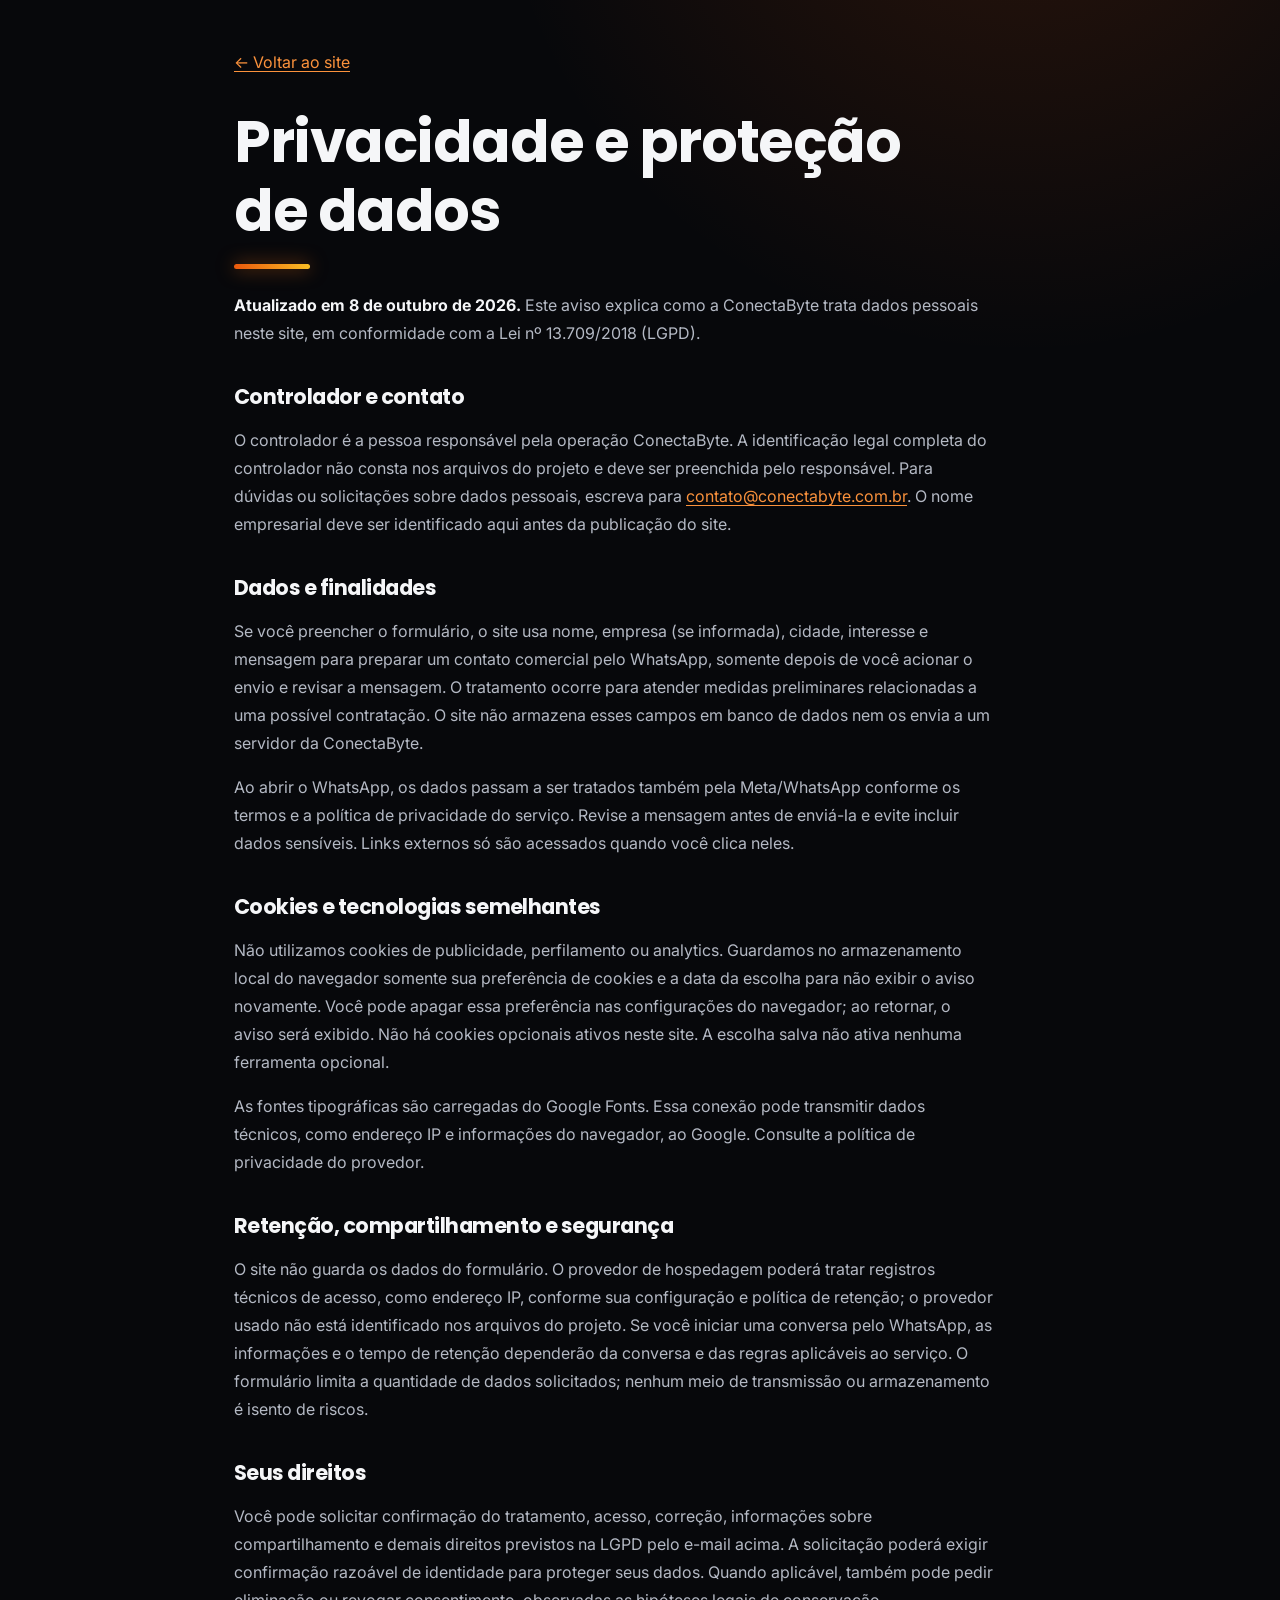
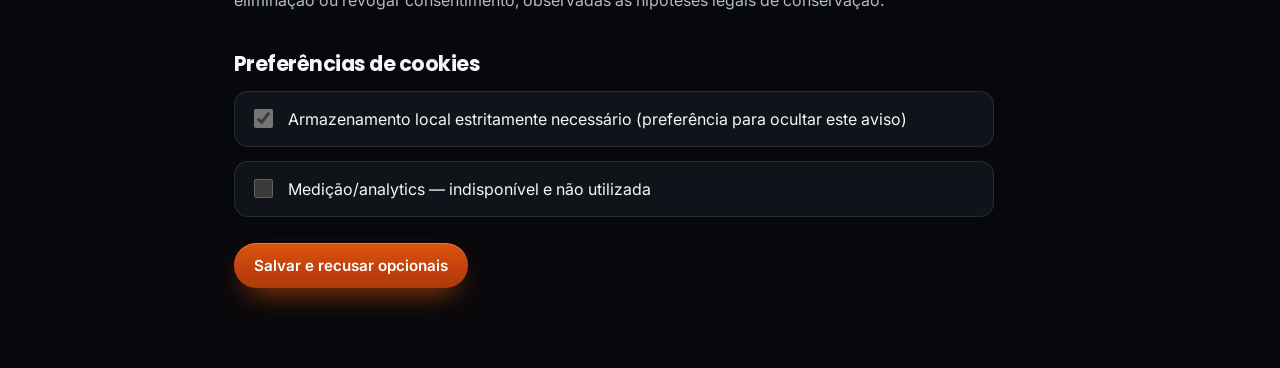
<file: privacidade.html>
<!doctype html>
<html lang="pt-BR">
<head>
<meta charset="utf-8">
<meta name="viewport" content="width=device-width, initial-scale=1">
<title>Privacidade e cookies | ConectaByte</title>
<meta name="theme-color" content="#07080B">
<link rel="icon" type="image/svg+xml" href="assets/favicon.svg">
<link rel="preconnect" href="https://fonts.googleapis.com">
<link rel="preconnect" href="https://fonts.gstatic.com" crossorigin>
<link href="https://fonts.googleapis.com/css2?family=Inter:wght@400;500;600&family=Poppins:wght@500;600&display=swap" rel="stylesheet">
<style>
:root{--bg:#07080B;--card:#10131A;--ink:#F5F6F8;--muted:#B4B9C4;--orange:#EA580C;--orange-2:#FB923C;--amber:#FBBF24;--line:rgba(255,255,255,.1);color-scheme:dark}
*{box-sizing:border-box}html{scroll-behavior:smooth;min-height:100%;background:radial-gradient(60% 40% at 80% -10%,rgba(234,88,12,.16),transparent 70%) no-repeat,var(--bg)}body{max-width:860px;min-height:100vh;margin:0 auto;padding:48px 24px 80px;font:16px/1.75 Inter,system-ui,-apple-system,"Segoe UI",sans-serif;color:var(--muted);-webkit-font-smoothing:antialiased}
body>p:first-child{margin:0 0 32px}a{color:var(--orange-2);text-decoration-thickness:1px;text-underline-offset:3px}a:hover{color:var(--amber)}h1,h2{font-family:Poppins,Inter,system-ui,sans-serif;line-height:1.2;letter-spacing:-.025em;color:var(--ink)}h1{max-width:700px;margin:0 0 22px;font-size:clamp(2.2rem,6vw,3.6rem)}h1:after{content:"";display:block;width:76px;height:5px;margin-top:18px;border-radius:5px;background:linear-gradient(90deg,var(--orange),var(--amber));box-shadow:0 0 18px rgba(249,115,22,.6)}h2{margin:38px 0 12px;font-size:1.3rem}body>p,body>label{max-width:760px}body>p strong{color:var(--ink)}label{display:flex;gap:12px;align-items:center;margin:14px 0;padding:14px 16px;border-radius:14px;background:var(--card);box-shadow:inset 0 0 0 1px var(--line);color:var(--ink)}input[type=checkbox]{width:19px;height:19px;accent-color:var(--orange)}button{margin-top:12px;padding:13px 20px;border:0;border-radius:999px;background:linear-gradient(180deg,#DC5410,#C2410C 58%,#AE3A0B);color:#fff;font:600 .95rem Inter,system-ui,sans-serif;cursor:pointer;box-shadow:inset 0 1px 0 rgba(255,255,255,.25),0 12px 30px -12px rgba(234,88,12,.9);transition:transform .2s,box-shadow .2s}button:hover{transform:translateY(-1px);box-shadow:inset 0 1px 0 rgba(255,255,255,.25),0 16px 40px -12px rgba(249,115,22,.95)}button:focus-visible,a:focus-visible{outline:3px solid var(--amber);outline-offset:3px}
@media(max-width:600px){body{padding:28px 18px 56px}h2{margin-top:30px}}
</style>
</head>
<body>
<p><a href="index.html">← Voltar ao site</a></p>
<h1>Privacidade e proteção de dados</h1>
<p><strong>Atualizado em 8 de outubro de 2026.</strong> Este aviso explica como a ConectaByte trata dados pessoais neste site, em conformidade com a Lei nº 13.709/2018 (LGPD).</p>
<h2>Controlador e contato</h2>
<p>O controlador é a pessoa responsável pela operação ConectaByte. A identificação legal completa do controlador não consta nos arquivos do projeto e deve ser preenchida pelo responsável. Para dúvidas ou solicitações sobre dados pessoais, escreva para <a href="mailto:contato@conectabyte.com.br">contato@conectabyte.com.br</a>. O nome empresarial deve ser identificado aqui antes da publicação do site.</p>
<h2>Dados e finalidades</h2>
<p>Se você preencher o formulário, o site usa nome, empresa (se informada), cidade, interesse e mensagem para preparar um contato comercial pelo WhatsApp, somente depois de você acionar o envio e revisar a mensagem. O tratamento ocorre para atender medidas preliminares relacionadas a uma possível contratação. O site não armazena esses campos em banco de dados nem os envia a um servidor da ConectaByte.</p>
<p>Ao abrir o WhatsApp, os dados passam a ser tratados também pela Meta/WhatsApp conforme os termos e a política de privacidade do serviço. Revise a mensagem antes de enviá-la e evite incluir dados sensíveis. Links externos só são acessados quando você clica neles.</p>
<h2>Cookies e tecnologias semelhantes</h2>
<p>Não utilizamos cookies de publicidade, perfilamento ou analytics. Guardamos no armazenamento local do navegador somente sua preferência de cookies e a data da escolha para não exibir o aviso novamente. Você pode apagar essa preferência nas configurações do navegador; ao retornar, o aviso será exibido. Não há cookies opcionais ativos neste site. A escolha salva não ativa nenhuma ferramenta opcional.</p>
<p>As fontes tipográficas são carregadas do Google Fonts. Essa conexão pode transmitir dados técnicos, como endereço IP e informações do navegador, ao Google. Consulte a política de privacidade do provedor.</p>
<h2>Retenção, compartilhamento e segurança</h2>
<p>O site não guarda os dados do formulário. O provedor de hospedagem poderá tratar registros técnicos de acesso, como endereço IP, conforme sua configuração e política de retenção; o provedor usado não está identificado nos arquivos do projeto. Se você iniciar uma conversa pelo WhatsApp, as informações e o tempo de retenção dependerão da conversa e das regras aplicáveis ao serviço. O formulário limita a quantidade de dados solicitados; nenhum meio de transmissão ou armazenamento é isento de riscos.</p>
<h2>Seus direitos</h2>
<p>Você pode solicitar confirmação do tratamento, acesso, correção, informações sobre compartilhamento e demais direitos previstos na LGPD pelo e-mail acima. A solicitação poderá exigir confirmação razoável de identidade para proteger seus dados. Quando aplicável, também pode pedir eliminação ou revogar consentimento, observadas as hipóteses legais de conservação.</p>
<h2>Preferências de cookies</h2>
<label><input type="checkbox" checked disabled> Armazenamento local estritamente necessário (preferência para ocultar este aviso)</label>
<label><input type="checkbox" disabled> Medição/analytics — indisponível e não utilizada</label>
<button id="reject">Salvar e recusar opcionais</button>
<script>document.getElementById('reject').addEventListener('click',()=>{try{localStorage.setItem('conectabyte-cookie-preferences-v1',JSON.stringify({necessary:true,analytics:false,advertising:false,savedAt:new Date().toISOString()}))}catch{};alert('Preferência salva. Nenhum cookie opcional está ativo.')})</script>
</body>
</html>
</file>
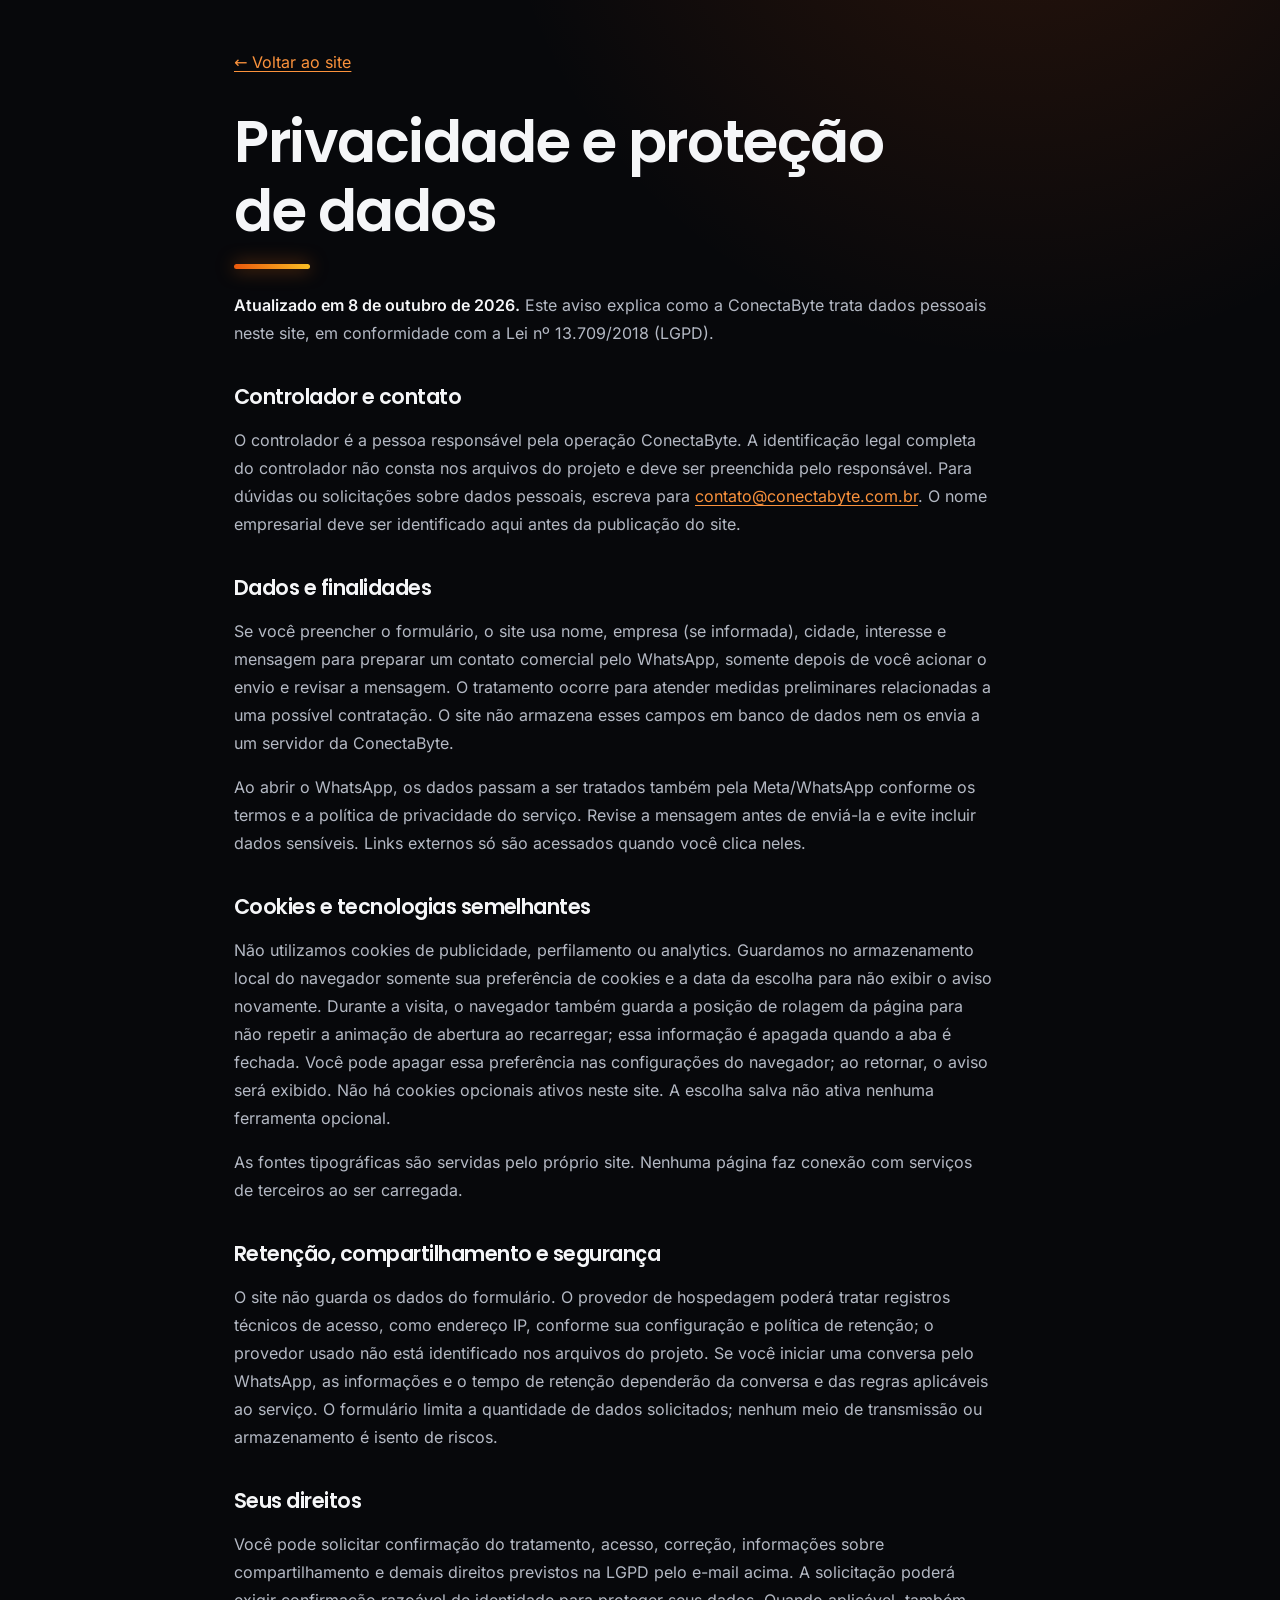
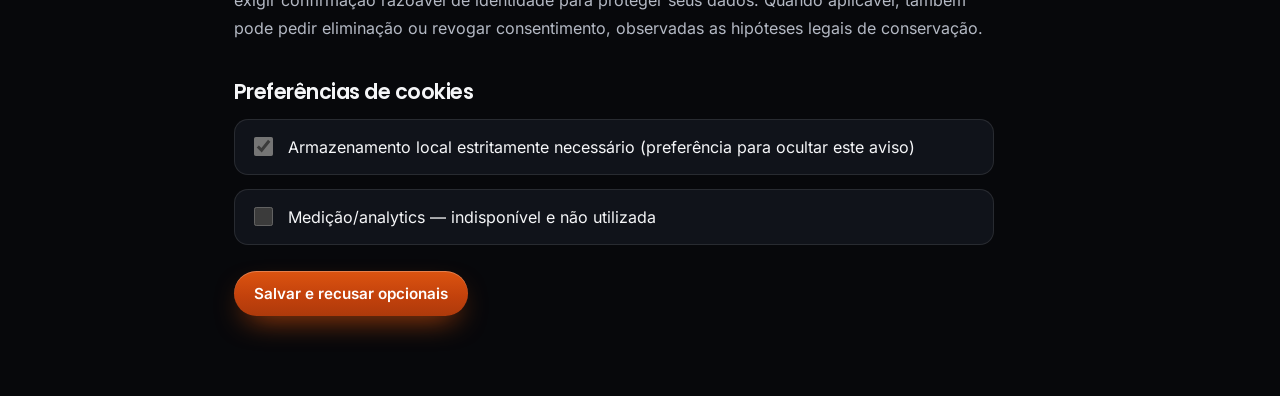
<file: public/privacidade.html>
<!doctype html>
<html lang="pt-BR">
<head>
<meta charset="utf-8">
<meta http-equiv="Content-Security-Policy" content="default-src 'none'; script-src 'self'; style-src 'self'; img-src 'self' data:; font-src 'self'; connect-src 'self'; manifest-src 'self'; form-action 'self' https://wa.me; base-uri 'none'; upgrade-insecure-requests; require-trusted-types-for 'script'; trusted-types 'none'">
<meta name="viewport" content="width=device-width, initial-scale=1">
<title>Privacidade e cookies | ConectaByte</title>
<meta name="theme-color" content="#07080B">
<link rel="icon" type="image/svg+xml" href="assets/favicon.svg">
<link rel="stylesheet" href="assets/fonts.css">
<link rel="stylesheet" href="assets/privacidade.css">
<script src="assets/privacidade.js" defer></script>
</head>
<body>
<p><a href="index.html">← Voltar ao site</a></p>
<h1>Privacidade e proteção de dados</h1>
<p><strong>Atualizado em 8 de outubro de 2026.</strong> Este aviso explica como a ConectaByte trata dados pessoais neste site, em conformidade com a Lei nº 13.709/2018 (LGPD).</p>
<h2>Controlador e contato</h2>
<p>O controlador é a pessoa responsável pela operação ConectaByte. A identificação legal completa do controlador não consta nos arquivos do projeto e deve ser preenchida pelo responsável. Para dúvidas ou solicitações sobre dados pessoais, escreva para <a href="mailto:contato@conectabyte.com.br">contato@conectabyte.com.br</a>. O nome empresarial deve ser identificado aqui antes da publicação do site.</p>
<h2>Dados e finalidades</h2>
<p>Se você preencher o formulário, o site usa nome, empresa (se informada), cidade, interesse e mensagem para preparar um contato comercial pelo WhatsApp, somente depois de você acionar o envio e revisar a mensagem. O tratamento ocorre para atender medidas preliminares relacionadas a uma possível contratação. O site não armazena esses campos em banco de dados nem os envia a um servidor da ConectaByte.</p>
<p>Ao abrir o WhatsApp, os dados passam a ser tratados também pela Meta/WhatsApp conforme os termos e a política de privacidade do serviço. Revise a mensagem antes de enviá-la e evite incluir dados sensíveis. Links externos só são acessados quando você clica neles.</p>
<h2>Cookies e tecnologias semelhantes</h2>
<p>Não utilizamos cookies de publicidade, perfilamento ou analytics. Guardamos no armazenamento local do navegador somente sua preferência de cookies e a data da escolha para não exibir o aviso novamente. Durante a visita, o navegador também guarda a posição de rolagem da página para não repetir a animação de abertura ao recarregar; essa informação é apagada quando a aba é fechada. Você pode apagar essa preferência nas configurações do navegador; ao retornar, o aviso será exibido. Não há cookies opcionais ativos neste site. A escolha salva não ativa nenhuma ferramenta opcional.</p>
<p>As fontes tipográficas são servidas pelo próprio site. Nenhuma página faz conexão com serviços de terceiros ao ser carregada.</p>
<h2>Retenção, compartilhamento e segurança</h2>
<p>O site não guarda os dados do formulário. O provedor de hospedagem poderá tratar registros técnicos de acesso, como endereço IP, conforme sua configuração e política de retenção; o provedor usado não está identificado nos arquivos do projeto. Se você iniciar uma conversa pelo WhatsApp, as informações e o tempo de retenção dependerão da conversa e das regras aplicáveis ao serviço. O formulário limita a quantidade de dados solicitados; nenhum meio de transmissão ou armazenamento é isento de riscos.</p>
<h2>Seus direitos</h2>
<p>Você pode solicitar confirmação do tratamento, acesso, correção, informações sobre compartilhamento e demais direitos previstos na LGPD pelo e-mail acima. A solicitação poderá exigir confirmação razoável de identidade para proteger seus dados. Quando aplicável, também pode pedir eliminação ou revogar consentimento, observadas as hipóteses legais de conservação.</p>
<h2>Preferências de cookies</h2>
<label><input type="checkbox" checked disabled> Armazenamento local estritamente necessário (preferência para ocultar este aviso)</label>
<label><input type="checkbox" disabled> Medição/analytics — indisponível e não utilizada</label>
<button id="reject">Salvar e recusar opcionais</button>
</body>
</html>
</file>
<file: public/assets/fonts.css>
/* Fontes servidas pelo proprio site (sem Google Fonts): Inter e Poppins, licenca SIL OFL 1.1 */
@font-face { font-family: 'Inter'; font-style: normal; font-weight: 400; font-display: swap; src: url('fonts/inter-f11d729b.woff2') format('woff2'); unicode-range: U+0000-00FF, U+0131, U+0152-0153, U+02BB-02BC, U+02C6, U+02DA, U+02DC, U+0304, U+0308, U+0329, U+2000-206F, U+20AC, U+2122, U+2191, U+2193, U+2212, U+2215, U+FEFF, U+FFFD; }
@font-face { font-family: 'Inter'; font-style: normal; font-weight: 500; font-display: swap; src: url('fonts/inter-f11d729b.woff2') format('woff2'); unicode-range: U+0000-00FF, U+0131, U+0152-0153, U+02BB-02BC, U+02C6, U+02DA, U+02DC, U+0304, U+0308, U+0329, U+2000-206F, U+20AC, U+2122, U+2191, U+2193, U+2212, U+2215, U+FEFF, U+FFFD; }
@font-face { font-family: 'Inter'; font-style: normal; font-weight: 600; font-display: swap; src: url('fonts/inter-f11d729b.woff2') format('woff2'); unicode-range: U+0000-00FF, U+0131, U+0152-0153, U+02BB-02BC, U+02C6, U+02DA, U+02DC, U+0304, U+0308, U+0329, U+2000-206F, U+20AC, U+2122, U+2191, U+2193, U+2212, U+2215, U+FEFF, U+FFFD; }
@font-face { font-family: 'Poppins'; font-style: normal; font-weight: 500; font-display: swap; src: url('fonts/poppins-0da2d17e.woff2') format('woff2'); unicode-range: U+0000-00FF, U+0131, U+0152-0153, U+02BB-02BC, U+02C6, U+02DA, U+02DC, U+0304, U+0308, U+0329, U+2000-206F, U+20AC, U+2122, U+2191, U+2193, U+2212, U+2215, U+FEFF, U+FFFD; }
@font-face { font-family: 'Poppins'; font-style: normal; font-weight: 600; font-display: swap; src: url('fonts/poppins-179f97ec.woff2') format('woff2'); unicode-range: U+0000-00FF, U+0131, U+0152-0153, U+02BB-02BC, U+02C6, U+02DA, U+02DC, U+0304, U+0308, U+0329, U+2000-206F, U+20AC, U+2122, U+2191, U+2193, U+2212, U+2215, U+FEFF, U+FFFD; }
</file>
<file: public/assets/site.css>
/* =====================================================================
   ConectaByte · tema escuro com brilho laranja
   ===================================================================== */
:root {
  --bg: #07080B;
  --bg-2: #0B0D12;
  --card: #10131A;
  --card-2: #141821;
  --card-3: #191D27;
  --line: rgba(255,255,255,.07);
  --line-2: rgba(255,255,255,.12);
  --line-3: rgba(255,255,255,.2);
  --ink: #F5F6F8;
  --ink-2: #B4B9C4;
  --ink-3: #828898;
  --orange: #EA580C;
  --orange-2: #F97316;
  --orange-3: #FB923C;
  --amber: #FBBF24;
  --ember: #C2410C;
  --ember-2: #9A3412;
  --green: #4ADE80;
  --wa: #15803D;
  --wa-h: #166534;

  --r-sm: 12px;
  --r: 18px;
  --r-lg: 24px;
  --r-xl: 30px;
  --ease: cubic-bezier(.2,.8,.2,1);
  --ease-out: cubic-bezier(.16,1,.3,1);
  --ease-io: cubic-bezier(.7,0,.2,1);
  --max: 1220px;
  --header: 76px;
  /* largura do arco do hero (o "C" da logo em escala de horizonte) */
  --aw: clamp(760px, 120vw, 2300px);
  color-scheme: dark;
}

*, *::before, *::after { box-sizing: border-box; }
html { scroll-behavior: smooth; scroll-padding-top: calc(var(--header) + 16px); background: var(--bg); }
html.js-smooth { scroll-behavior: auto; }
html.intro { overflow: hidden; }
body {
  margin: 0; background: var(--bg); color: var(--ink); overflow-x: clip;
  font: 400 16.5px/1.65 Inter, system-ui, -apple-system, "Segoe UI", sans-serif;
  -webkit-font-smoothing: antialiased; text-rendering: optimizeLegibility;
}
h1, h2, h3, h4 { font-family: Poppins, Inter, sans-serif; font-weight: 600; line-height: 1.08; letter-spacing: -.03em; margin: 0 0 .5em; }
h1 { font-size: clamp(2.7rem, 7vw, 6.1rem); line-height: 1.02; letter-spacing: -.045em; }
h2 { font-size: clamp(2.05rem, 4.4vw, 3.6rem); letter-spacing: -.038em; }
h3 { font-size: 1.15rem; letter-spacing: -.015em; }
p { margin: 0 0 1em; }
a { color: inherit; }
svg { display: block; }
::selection { background: var(--orange); color: #fff; }

.wrap { width: 100%; max-width: calc(var(--max) + 48px); margin: 0 auto; padding: 0 24px; }
section { position: relative; padding: 124px 0; }
.label {
  display: inline-flex; align-items: center; gap: 10px; margin-bottom: 20px;
  font: 500 .78rem/1 Inter, sans-serif; letter-spacing: .16em; text-transform: uppercase; color: var(--orange-3);
}
.label::before { content: ""; width: 20px; height: 1.5px; background: linear-gradient(90deg, var(--orange), var(--amber)); }
.head.center .label::after { content: ""; width: 20px; height: 1.5px; background: linear-gradient(90deg, var(--amber), var(--orange)); }
.lead { font-size: 1.14rem; color: var(--ink-2); max-width: 620px; }
.head { max-width: 780px; margin-bottom: 64px; }
.head.center { margin-inline: auto; text-align: center; }
.head.center .lead { margin-inline: auto; }
.grad { background: linear-gradient(92deg, #FED7AA 0%, #FB923C 36%, #EA580C 68%, #FBBF24 100%); -webkit-background-clip: text; background-clip: text; color: transparent; }
.ico { width: 1em; height: 1em; }

/* Utilitarios que substituem estilos inline (a CSP do site proibe style="...") */
.sprite { position: absolute; width: 0; height: 0; overflow: hidden; }
.pt-0 { padding-top: 0 !important; }
.chart .gl-0 { top: 0; }
.chart .gl-33 { top: 33%; }
.chart .gl-66 { top: 66%; }
.chart .gl-100 { top: 100%; }
.lg-cur { background: #EA580C; }
.lg-prev { background: rgba(255,255,255,.2); }
.av-1 { background: linear-gradient(135deg, #F97316, #C2410C); }
.av-2 { background: linear-gradient(135deg, #FBBF24, #D97706); }
.av-3 { background: linear-gradient(135deg, #475569, #1E293B); }
.sparkles .sp1 { left: 20px; top: 30px; width: 58px; height: 58px; color: #F8FAFC; }
.sparkles .sp2 { left: 92px; top: 4px; width: 30px; height: 30px; color: #FBBF24; }
.sparkles .sp3 { left: 100px; top: 96px; width: 24px; height: 24px; color: #F97316; }
.sparkles .sp4 { left: 0; top: 110px; width: 16px; height: 16px; color: #F8FAFC; }
.plane .g1 { top: 0; width: 60%; }
.plane .g2 { top: 62px; width: 82%; }
.plane .g3 { top: 124px; width: 70%; }
.plane .g4 { top: 186px; width: 90%; }
.plane .g5 { top: 248px; width: 64%; }
.plane .g6 { top: 310px; width: 78%; }
.dot-1 { background: var(--orange); }
.dot-2 { background: #F8FAFC; }
.dot-3 { background: #6B7280; }
.channel.static { cursor: default; }
.open-now { color: #4ADE80; }
.closed-now { color: #9CA3AF; }

/* Brilho ambiente e granulacao */
.ambient {
  position: fixed; inset: 0; z-index: -1; pointer-events: none;
  background:
    radial-gradient(55% 38% at 50% -6%, rgba(234,88,12,.12), transparent 70%),
    radial-gradient(40% 30% at 100% 60%, rgba(234,88,12,.05), transparent 70%),
    radial-gradient(40% 30% at 0% 90%, rgba(251,191,36,.035), transparent 70%);
}
.grain { position: fixed; inset: 0; z-index: 90; pointer-events: none; opacity: .045; background-size: 200px 200px; }

/* ============ Botoes ============ */
.btn {
  --mx: 0px; --my: 0px;
  position: relative; isolation: isolate; overflow: hidden;
  display: inline-flex; align-items: center; justify-content: center; gap: 10px;
  height: 54px; padding: 0 26px; border: 0; border-radius: 999px;
  font: 600 .98rem/1 Inter, sans-serif; letter-spacing: -.005em; color: #fff; text-decoration: none; white-space: nowrap;
  cursor: pointer; user-select: none; -webkit-tap-highlight-color: transparent;
  translate: var(--mx) var(--my);
  transition: transform .25s var(--ease), translate .45s var(--ease), box-shadow .3s, background-color .3s, color .3s;
}
.btn svg { width: 18px; height: 18px; flex: none; }
.btn:active { transform: scale(.965); }
.btn:focus-visible { outline: 2px solid var(--amber); outline-offset: 3px; }
.btn .arrow { transition: transform .3s var(--ease); }
.btn:hover .arrow { transform: translateX(4px); }
.btn-primary {
  background: linear-gradient(180deg, #DC5410, #C2410C 58%, #AE3A0B);
  box-shadow: inset 0 1px 0 rgba(255,255,255,.26), 0 12px 32px -12px rgba(234,88,12,.9);
}
.btn-primary::after {
  content: ""; position: absolute; inset: 0; z-index: -1;
  background: linear-gradient(105deg, transparent 35%, rgba(255,255,255,.3) 50%, transparent 65%);
  transform: translateX(-120%); transition: transform .8s var(--ease);
}
.btn-primary:hover { box-shadow: inset 0 1px 0 rgba(255,255,255,.26), 0 18px 46px -12px rgba(249,115,22,.95), 0 0 0 1px rgba(251,191,36,.28); }
.btn-primary:hover::after { transform: translateX(120%); }
.btn-ghost { color: #E9EBF0; background: rgba(255,255,255,.04); box-shadow: inset 0 0 0 1px var(--line-2); }
.btn-ghost:hover { background: rgba(255,255,255,.08); box-shadow: inset 0 0 0 1px var(--line-3); }
.btn-light { color: #111827; background: #fff; box-shadow: 0 14px 34px -14px rgba(0,0,0,.6); }
.btn-light:hover { background: #FFF7ED; }
.btn-sm { height: 44px; padding: 0 20px; font-size: .9rem; }
.btn-block { width: 100%; }
.ripple { position: absolute; border-radius: 50%; pointer-events: none; z-index: -1; background: currentColor; opacity: .22; transform: scale(0); animation: ripple .65s var(--ease) forwards; }
@keyframes ripple { to { transform: scale(1); opacity: 0; } }
.btn.loading { pointer-events: none; color: transparent !important; }
.btn.loading::before { content: ""; position: absolute; inset: 0; margin: auto; width: 18px; height: 18px; z-index: 1; border: 2px solid rgba(255,255,255,.4); border-top-color: #fff; border-radius: 50%; animation: spin .7s linear infinite; }
@keyframes spin { to { rotate: 360deg; } }

.link { position: relative; display: inline-flex; align-items: center; gap: 6px; font-weight: 600; color: #fff; text-decoration: none; }
.link::after { content: ""; position: absolute; left: 0; right: 0; bottom: -2px; height: 1.5px; background: currentColor; transform: scaleX(.3); transform-origin: left; opacity: .4; transition: transform .35s var(--ease), opacity .35s; }
.link:hover::after { transform: scaleX(1); opacity: 1; }
.link svg { width: 16px; height: 16px; }

/* Cartao base + brilho de borda no hover + luz que segue o mouse */
.card {
  position: relative; border-radius: var(--r-lg); overflow: hidden;
  background: linear-gradient(180deg, #12151C, #0D0F14); box-shadow: inset 0 0 0 1px var(--line);
}
.glow-hover::after {
  content: ""; position: absolute; inset: 0; border-radius: inherit; pointer-events: none;
  box-shadow: inset 0 0 0 1px rgba(249,115,22,.55), 0 24px 70px -26px rgba(234,88,12,.6);
  opacity: 0; transition: opacity .4s var(--ease);
}
.glow-hover:hover::after { opacity: 1; }
.spot::before {
  content: ""; position: absolute; inset: 0; pointer-events: none; opacity: 0; transition: opacity .4s; z-index: 0;
  background: radial-gradient(420px circle at var(--x, 50%) var(--y, 50%), rgba(249,115,22,.09), transparent 60%);
}
.spot:hover::before { opacity: 1; }

/* ============ Progresso e cabecalho ============ */
.progress { position: fixed; top: 0; left: 0; z-index: 101; height: 2px; width: 100%; background: linear-gradient(90deg, var(--ember), var(--orange-2), var(--amber)); transform-origin: left; transform: scaleX(0); }
header.top { position: fixed; inset: 0 0 auto; z-index: 50; height: var(--header); transition: transform .45s var(--ease); }
header.top::before {
  content: ""; position: absolute; inset: 0; opacity: 0; transition: opacity .35s;
  background: linear-gradient(rgba(7,8,11,.9), rgba(7,8,11,.72)); backdrop-filter: blur(16px) saturate(140%);
  -webkit-backdrop-filter: blur(16px) saturate(140%); border-bottom: 1px solid var(--line);
}
header.top.scrolled::before, header.top.menu-open::before { opacity: 1; }
header.top.hide { transform: translateY(-100%); }
.nav { position: relative; height: 100%; display: flex; align-items: center; justify-content: space-between; gap: 24px; }
.logo { display: inline-flex; align-items: center; gap: 11px; text-decoration: none; color: #fff; }
.logo svg { width: 36px; height: 36px; color: #F8FAFC; transition: transform .6s var(--ease); }
.logo:hover svg { transform: rotate(-12deg); }
.logo span { font: 600 1.25rem/1 Poppins, sans-serif; letter-spacing: -.035em; }
.logo b { font-weight: 600; color: var(--orange-2); }
.menu { position: relative; display: flex; gap: 2px; list-style: none; margin: 0; padding: 5px; border-radius: 999px; background: rgba(255,255,255,.03); box-shadow: inset 0 0 0 1px var(--line); }
.menu a { position: relative; z-index: 1; display: block; padding: 9px 16px; border-radius: 999px; font-size: .9rem; font-weight: 500; color: var(--ink-2); text-decoration: none; transition: color .2s; }
.menu a:hover, .menu a.active { color: #fff; }
.menu a:focus-visible { outline: 2px solid var(--amber); outline-offset: 1px; }
.menu-pill { position: absolute; top: 5px; left: 0; height: calc(100% - 10px); border-radius: 999px; background: rgba(255,255,255,.08); box-shadow: inset 0 1px 0 rgba(255,255,255,.08); opacity: 0; pointer-events: none; transition: transform .45s var(--ease), width .45s var(--ease), opacity .25s; }
.menu-toggle { display: none; width: 46px; height: 46px; border: 0; border-radius: 12px; background: rgba(255,255,255,.05); box-shadow: inset 0 0 0 1px var(--line-2); cursor: pointer; place-items: center; color: #fff; }
.menu-toggle span, .menu-toggle span::before, .menu-toggle span::after { display: block; width: 18px; height: 1.5px; background: currentColor; border-radius: 2px; transition: transform .3s var(--ease), background-color .2s; position: relative; }
.menu-toggle span::before, .menu-toggle span::after { content: ""; position: absolute; left: 0; }
.menu-toggle span::before { top: -6px; }
.menu-toggle span::after { top: 6px; }
.nav.open .menu-toggle span { background: transparent; }
.nav.open .menu-toggle span::before { transform: translateY(6px) rotate(45deg); }
.nav.open .menu-toggle span::after { transform: translateY(-6px) rotate(-45deg); }

/* ============ Hero ============ */
.hero { position: relative; isolation: isolate; overflow: hidden; padding: calc(var(--header) + clamp(28px, 6vh, 90px)) 0 90px; }
.hero-tint { position: absolute; inset: 0; z-index: -2; opacity: 0; background: radial-gradient(110% 70% at 50% 0%, #17203A, #0C1222 58%, transparent 100%); }
.hero-beam {
  position: absolute; z-index: -1; left: -14%; top: -40%; width: 40%; height: 160%; transform: rotate(-36deg); pointer-events: none;
  background: linear-gradient(90deg, transparent, rgba(255,255,255,.04) 38%, rgba(255,255,255,.085) 50%, rgba(255,255,255,.04) 62%, transparent);
  filter: blur(30px);
}
.hero-copy { position: relative; z-index: 2; text-align: center; }
.pill-badge {
  display: inline-flex; align-items: center; gap: 12px; padding: 5px 16px 5px 5px; border-radius: 999px;
  background: rgba(255,255,255,.04); box-shadow: inset 0 0 0 1px var(--line-2); font-size: .88rem; color: #D6D9E0; text-decoration: none;
  transition: box-shadow .25s, background-color .25s;
}
.pill-badge:hover { background: rgba(255,255,255,.07); box-shadow: inset 0 0 0 1px var(--line-3); }
.pill-badge b { background: linear-gradient(180deg, #F47A2E, #C2410C); color: #fff; padding: 6px 12px; border-radius: 999px; font-weight: 600; font-size: .76rem; }
.pill-badge svg { width: 14px; height: 14px; color: var(--ink-3); transition: transform .3s var(--ease); }
.pill-badge:hover svg { transform: translateX(3px); }
.hero h1 { margin: 24px auto 0; font-size: clamp(2.7rem, min(7vw, 10.5vh), 6.1rem); }
.hero h1 .w { display: inline-block; }
.hero h1 .grad { padding-bottom: .06em; }
.rotator-line { font-size: clamp(1.02rem, 1.5vw, 1.2rem); color: var(--ink-2); max-width: 660px; margin: 22px auto 0; }
.rotator { display: inline-grid; vertical-align: bottom; overflow: hidden; height: 1.65em; color: #fff; font-weight: 600; }
.rotator span { grid-area: 1 / 1; }
.hero-ctas { display: flex; flex-wrap: wrap; justify-content: center; gap: 14px; margin-top: 30px; }
.trust { display: flex; flex-wrap: wrap; justify-content: center; gap: 10px 26px; list-style: none; padding: 0; margin: 20px 0 0; font-size: .9rem; color: var(--ink-2); }
.trust li { display: flex; align-items: center; gap: 8px; }
.trust svg { width: 16px; height: 16px; color: var(--orange-2); }

/* Horizonte: o "C" da logo vira um arco incandescente */
.horizon { position: relative; z-index: 1; height: calc(var(--aw) * .17); margin-top: clamp(16px, 3vh, 48px); pointer-events: none; }
.hero-glow {
  position: absolute; left: 50%; top: calc(var(--aw) * -.03); width: calc(var(--aw) * .64); height: calc(var(--aw) * .34);
  transform: translateX(-50%); filter: blur(10px);
  background: radial-gradient(50% 50% at 50% 55%, rgba(234,88,12,.42), rgba(234,88,12,0) 72%);
  animation: breathe 6s ease-in-out infinite;
}
@keyframes breathe { 50% { opacity: .78; } }
.hero-arc {
  position: absolute; left: 50%; top: calc(var(--aw) * -.1484); width: var(--aw); height: var(--aw); margin-left: calc(var(--aw) / -2);
  overflow: visible; transform-origin: 50% 50%;
  --bw: 3; --cw: .7; --rt: 1.3; --rb: 1.3; --rl: 1.1; --rh: 3.4; --du: 0; --dd: 0; --dc: 0; --ao: 1; --co: 1; --m0: 29%; --m1: 36%;
  -webkit-mask-image: linear-gradient(#000 var(--m0), transparent var(--m1));
  mask-image: linear-gradient(#000 var(--m0), transparent var(--m1));
}
.hero-arc .arc { fill: none; stroke-linecap: round; stroke-dasharray: 1 1; opacity: var(--ao); }
.hero-arc .up { stroke-dashoffset: var(--du); }
.hero-arc .dn { stroke-dashoffset: var(--dd); }
.hero-arc .band { stroke-width: calc(var(--bw) * 1px); }
.hero-arc .glowband { stroke-width: calc(var(--bw) * 2.2px); }
.hero-arc .con { fill: none; stroke-linecap: round; stroke-width: calc(var(--cw) * 1px); stroke-dasharray: 1 1; stroke-dashoffset: var(--dc); opacity: var(--co); }
.hero-arc .n-top { r: calc(var(--rt) * 1px); }
.hero-arc .n-bot { r: calc(var(--rb) * 1px); }
.hero-arc .n-left { r: calc(var(--rl) * 1px); }
.hero-arc .n-halo { r: calc(var(--rh) * 1px); animation: halo 3.2s ease-in-out infinite; }
@keyframes halo { 50% { opacity: .45; } }
.hero-arc .a-glow { animation: breathe 4s ease-in-out infinite; }
.hero-arc .a-white { opacity: 0; }
.hero-arc .a-sweep { stroke-dasharray: .2 1.4; stroke-dashoffset: .2; opacity: 0; animation: sweep 4.6s 2.4s var(--ease-io) infinite; }
@keyframes sweep {
  0% { stroke-dashoffset: .2; opacity: 0; }
  6%, 30% { opacity: 1; }
  37% { stroke-dashoffset: -1.25; opacity: 0; }
  100% { stroke-dashoffset: -1.25; opacity: 0; }
}
.hero-arc .a-tip, .hero-arc .n-ring { opacity: 0; }

/* Painel do cliente (sobe por cima do arco) */
.dash-wrap { position: relative; z-index: 3; margin-top: calc(var(--aw) * -.025); }
.dash {
  position: relative; max-width: var(--max); margin: 0 auto; border-radius: 26px; overflow: hidden;
  background: linear-gradient(180deg, #12151C, #0C0E13);
  box-shadow: inset 0 0 0 1px var(--line-2), 0 -34px 90px -34px rgba(234,88,12,.6), 0 40px 80px -20px rgba(0,0,0,.6);
}
.dp-top { height: 70px; display: flex; align-items: center; gap: 24px; padding: 0 26px; border-bottom: 1px solid var(--line); }
.dp-top .logo span { font-size: 1.05rem; }
.dp-top .logo svg { width: 28px; height: 28px; }
.dp-tabs { display: flex; gap: 4px; margin: 0 auto; }
.dp-tabs span { display: inline-flex; align-items: center; gap: 8px; font-size: .86rem; color: var(--ink-3); padding: 8px 14px; border-radius: 10px; }
.dp-tabs span.on { color: #fff; background: rgba(255,255,255,.06); }
.dp-tabs svg { width: 16px; height: 16px; }
.dp-ic { display: flex; align-items: center; gap: 16px; color: var(--ink-2); }
.dp-ic > svg { width: 21px; height: 21px; }
.avatar-s { width: 34px; height: 34px; border-radius: 50%; display: grid; place-items: center; font: 600 .78rem Inter; color: #fff; background: linear-gradient(135deg, #FBBF24, #EA580C); }
.dp-body { padding: 26px; }
.dp-head { display: flex; justify-content: space-between; align-items: flex-end; gap: 16px; margin-bottom: 22px; }
.dp-head h3 { font-size: 1.6rem; margin: 0; }
.dp-head small { display: flex; align-items: center; gap: 8px; font-size: .86rem; color: var(--ink-3); margin-top: 6px; }
.live { width: 8px; height: 8px; border-radius: 50%; background: var(--green); box-shadow: 0 0 0 4px rgba(74,222,128,.15); animation: live 2s ease-in-out infinite; }
@keyframes live { 50% { box-shadow: 0 0 0 7px rgba(74,222,128,.05); } }
.dp-chip { font-size: .86rem; padding: 10px 14px; border-radius: 12px; box-shadow: inset 0 0 0 1px var(--line-2); color: var(--ink-2); white-space: nowrap; }
.dp-stats { display: grid; grid-template-columns: repeat(4, 1fr); gap: 14px; }
.kpi { position: relative; padding: 18px 20px; border-radius: 16px; background: var(--card); box-shadow: inset 0 0 0 1px var(--line); min-height: 116px; transition: box-shadow .3s; }
.kpi:hover { box-shadow: inset 0 0 0 1px rgba(249,115,22,.5), 0 18px 40px -20px rgba(234,88,12,.5); }
.kpi small { font-size: .7rem; letter-spacing: .08em; text-transform: uppercase; color: var(--ink-3); }
.kpi .v { font: 600 1.9rem/1 Poppins, sans-serif; margin-top: 12px; letter-spacing: -.02em; font-variant-numeric: tabular-nums; }
.kpi .d { display: inline-block; margin-top: 8px; font-size: .78rem; color: var(--green); }
.kpi .d.n { color: var(--amber); }
.spark { position: absolute; right: 16px; bottom: 20px; width: 96px; height: 40px; overflow: visible; }
.spark path { fill: none; stroke-width: 2.4; stroke-linecap: round; stroke-dasharray: 1 1; stroke-dashoffset: 1; transition: stroke-dashoffset 1.4s var(--ease-out) var(--d, .2s); }
.dash.on .spark path { stroke-dashoffset: 0; }
.dp-grid { display: grid; grid-template-columns: 1.22fr 1fr; gap: 14px; margin-top: 14px; }
.dp-card { position: relative; background: var(--card); box-shadow: inset 0 0 0 1px var(--line); border-radius: 16px; padding: 20px 22px; }
.dp-card h4 { font-size: 1.1rem; margin: 0; }
.dp-card .sub { font-size: .82rem; color: var(--ink-3); margin-top: 2px; }
.ord { display: flex; align-items: center; gap: 14px; padding: 15px 0; border-top: 1px solid var(--line); opacity: 0; translate: 0 14px; transition: opacity .7s var(--ease-out) var(--d), translate .7s var(--ease-out) var(--d); }
.ord:first-of-type { margin-top: 14px; }
.dash.on .ord { opacity: 1; translate: 0 0; }
.ord .av { width: 42px; height: 42px; border-radius: 13px; display: grid; place-items: center; font: 600 .82rem Inter; color: #fff; flex: none; }
.ord b { display: block; font-size: .95rem; font-weight: 500; }
.ord small { font-size: .8rem; color: var(--ink-3); }
.ord .val { margin-left: auto; font-size: .95rem; font-weight: 500; white-space: nowrap; }
.tag { font-size: .72rem; padding: 6px 11px; border-radius: 999px; white-space: nowrap; font-weight: 500; }
.tag.o { color: #FDBA74; background: rgba(234,88,12,.14); box-shadow: inset 0 0 0 1px rgba(234,88,12,.35); }
.tag.a { color: #FDE68A; background: rgba(251,191,36,.12); box-shadow: inset 0 0 0 1px rgba(251,191,36,.3); }
.tag.g { color: #86EFAC; background: rgba(74,222,128,.1); box-shadow: inset 0 0 0 1px rgba(74,222,128,.28); }
.legend { position: absolute; right: 22px; top: 22px; display: flex; gap: 14px; font-size: .76rem; color: var(--ink-3); }
.legend i { display: inline-block; width: 9px; height: 9px; border-radius: 3px; margin-right: 6px; vertical-align: -1px; }
.chart { position: relative; height: 210px; margin: 22px 0 26px; padding-left: 44px; }
.chart .gl { position: absolute; left: 44px; right: 0; height: 1px; background: var(--line); }
.chart .gl span { position: absolute; left: -44px; top: -8px; font-size: .7rem; color: var(--ink-3); }
.bars { position: absolute; left: 56px; right: 8px; top: 0; bottom: 0; display: flex; justify-content: space-between; align-items: flex-end; }
.bar-col { position: relative; display: flex; gap: 5px; align-items: flex-end; height: 100%; }
.bar { width: 14px; border-radius: 5px 5px 2px 2px; transform-origin: 50% 100%; transform: scaleY(0); transition: transform 1s var(--ease-out) var(--d, 0s); }
.dash.on .bar { transform: scaleY(1); }
.bar.prev { background: rgba(255,255,255,.13); }
.bar.cur { background: linear-gradient(180deg, #FDBA74, #EA580C); box-shadow: 0 0 16px -4px rgba(234,88,12,.7); }
.bar-col em { position: absolute; left: 50%; bottom: -24px; transform: translateX(-50%); font: normal .7rem Inter; color: var(--ink-3); }

/* ============ Numeros ============ */
.stats { padding: 40px 0 30px; }
.stats-grid { display: grid; grid-template-columns: repeat(3, 1fr); border-block: 1px solid var(--line); }
.stat-n { padding: 40px 32px; border-left: 1px solid var(--line); }
.stat-n:first-child { border-left: 0; padding-left: 0; }
.stat-n strong { display: block; font: 600 clamp(2.4rem, 4.4vw, 3.6rem)/1 Poppins, sans-serif; letter-spacing: -.045em; margin-bottom: 14px; font-variant-numeric: tabular-nums; }
.stat-n p { margin: 0; color: var(--ink-2); font-size: .98rem; max-width: 290px; }
.stat-n small { display: block; margin-top: 10px; font-size: .7rem; color: var(--ink-3); letter-spacing: .09em; text-transform: uppercase; }

/* ============ Cidades em movimento ============ */
.cities-strip { padding: 60px 0 0; text-align: center; }
.cities-strip p { font-size: .95rem; color: var(--ink-3); margin-bottom: 28px; }
.mq { overflow: hidden; -webkit-mask-image: linear-gradient(90deg, transparent, #000 12%, #000 88%, transparent); mask-image: linear-gradient(90deg, transparent, #000 12%, #000 88%, transparent); }
.mq-track { display: flex; gap: 72px; width: max-content; animation: marquee 34s linear infinite; }
.mq:hover .mq-track { animation-play-state: paused; }
@keyframes marquee { to { transform: translateX(calc(-100% / 3)); } }
.mq-item { display: flex; align-items: center; gap: 12px; font: 600 clamp(1.5rem, 2.6vw, 2.2rem)/1 Poppins, sans-serif; color: #5E636F; letter-spacing: -.025em; white-space: nowrap; }
.mq-item svg { width: 28px; height: 28px; color: #7A5546; }

/* ============ Servicos (bento) ============ */
.bento { display: grid; grid-template-columns: 1fr 1fr 1.08fr; grid-template-rows: 440px 380px 380px; gap: 20px; grid-template-areas: "a b c" "d d c" "e f f"; }
.bc { padding: 32px; }
.bc > * { position: relative; z-index: 1; }
.bc h3 { font-size: 1.55rem; margin-bottom: 10px; }
.bc p { font-size: .98rem; color: var(--ink-2); margin: 0; max-width: 360px; }
.bc .num { position: absolute; top: 30px; right: 30px; font-size: .74rem; color: var(--ink-3); font-variant-numeric: tabular-nums; }
.bc-a { grid-area: a; }
.bc-b { grid-area: b; }
.bc-c { grid-area: c; }
.bc-d { grid-area: d; }
.bc-e { grid-area: e; }
.bc-f { grid-area: f; }
.chips-v { position: absolute; left: 32px; right: -40px; bottom: 32px; display: grid; gap: 12px; }
.chip-v {
  display: flex; align-items: center; gap: 12px; height: 56px; padding: 0 18px; border-radius: 15px;
  background: #171B24; box-shadow: inset 0 0 0 1px var(--line); font-size: .95rem; color: #D9DCE3;
  opacity: 0; translate: 60px 0; transition: opacity .8s var(--ease-out) var(--d), translate .8s var(--ease-out) var(--d);
}
.on .chip-v { opacity: 1; translate: 0 0; }
.chip-v svg { width: 20px; height: 20px; color: var(--orange-2); }
.chip-v.hot { background: linear-gradient(90deg, #EA580C, #F97316 70%, #FB923C); color: #fff; box-shadow: 0 14px 34px -12px rgba(234,88,12,.9), inset 0 1px 0 rgba(255,255,255,.25); }
.chip-v.hot svg { color: #fff; }
.chip-v .ok { margin-left: auto; margin-right: 40px; font-size: .78rem; color: rgba(255,255,255,.75); }
.bc-b { text-align: center; }
.bc-b p { margin-inline: auto; }
.order-stack { position: absolute; left: 32px; right: 32px; bottom: 32px; text-align: left; opacity: 0; translate: 0 30px; transition: opacity .8s var(--ease-out) .35s, translate .8s var(--ease-out) .35s; }
.on .order-stack { opacity: 1; translate: 0 0; }
.order-back { height: 58px; margin: 0 22px -40px; border-radius: 16px; background: #141821; box-shadow: inset 0 0 0 1px var(--line); }
.order { position: relative; padding: 18px 20px; border-radius: 18px; background: #181C25; box-shadow: inset 0 0 0 1px var(--line-2), 0 20px 40px -20px rgba(0,0,0,.6); }
.order .r1 { display: flex; justify-content: space-between; align-items: baseline; }
.order .r1 b { font-weight: 500; font-size: .95rem; }
.order .r1 span { font: 600 1.2rem Poppins; }
.order small { display: block; font-size: .8rem; color: var(--ink-3); margin-top: 3px; }
.order .st { display: inline-grid; margin-top: 12px; }
.order .st > span { grid-area: 1 / 1; display: inline-flex; align-items: center; gap: 8px; font-size: .8rem; padding: 8px 13px; border-radius: 999px; transition: opacity .4s, transform .5s var(--ease); }
.order .st .w8 { color: var(--ink-2); background: rgba(255,255,255,.05); box-shadow: inset 0 0 0 1px var(--line-2); transition-delay: 1.4s; }
.order .st .ok { color: #fff; background: linear-gradient(90deg, #EA580C, #F97316); box-shadow: 0 8px 22px -8px rgba(234,88,12,.9); opacity: 0; transform: scale(.86); transition-delay: 1.4s; }
.order .st svg { width: 14px; height: 14px; }
.on .order .st .w8 { opacity: 0; }
.on .order .st .ok { opacity: 1; transform: none; }
.beam {
  position: absolute !important; z-index: 0 !important; left: 50%; top: -10px; width: 82%; height: 440px; transform: translateX(-50%);
  clip-path: polygon(0 0, 100% 0, 63% 100%, 37% 100%);
  background:
    repeating-linear-gradient(90deg, rgba(255,255,255,0) 0 18px, rgba(255,255,255,.1) 18px 20px, rgba(255,255,255,0) 20px 44px),
    linear-gradient(180deg, #F97316 0%, #EA580C 38%, rgba(234,88,12,0) 100%);
  animation: beam 3s ease-in-out infinite, streaks 2.6s linear infinite;
}
@keyframes beam { 50% { opacity: .82; } }
@keyframes streaks { to { background-position: 44px 0, 0 0; } }
.beam-glow { position: absolute !important; z-index: 0 !important; left: 50%; top: 290px; width: 360px; height: 230px; transform: translateX(-50%); background: radial-gradient(50% 50% at 50% 50%, rgba(249,115,22,.55), transparent 70%); filter: blur(16px); }
.tile {
  position: absolute !important; left: 50%; top: 380px; width: 140px; height: 140px; margin-left: -70px; border-radius: 32px;
  display: grid; place-items: center; background: linear-gradient(180deg, #2B303B, #15181F);
  box-shadow: inset 0 1px 0 rgba(255,255,255,.2), inset 0 0 0 1px rgba(255,255,255,.06), 0 34px 60px -10px rgba(0,0,0,.7), 0 -14px 70px -6px rgba(249,115,22,.6);
  animation: float 5s ease-in-out infinite;
}
.tile svg { width: 78px; height: 78px; color: #F8FAFC; }
@keyframes float { 50% { transform: translateY(-8px); } }
.bc-c .txt { position: absolute; left: 32px; right: 32px; bottom: 32px; }
.bc-d .txt { max-width: 340px; }
.chat { position: absolute !important; right: 28px; top: 28px; bottom: 28px; width: min(390px, 52%); border-radius: 20px; padding: 16px 18px; background: #0F1218; box-shadow: inset 0 0 0 1px var(--line-2); }
.chat-h { display: flex; align-items: center; gap: 12px; padding-bottom: 12px; border-bottom: 1px solid var(--line); }
.chat-h .lg { width: 40px; height: 40px; border-radius: 50%; display: grid; place-items: center; background: #1B1F29; }
.chat-h .lg svg { width: 26px; height: 26px; color: #fff; }
.chat-h b { display: block; font-size: .92rem; font-weight: 500; }
.chat-h small { font-size: .76rem; color: var(--green); }
.msgs { display: flex; flex-direction: column; gap: 10px; margin-top: 16px; }
.bub { max-width: 290px; padding: 12px 15px; border-radius: 18px; font-size: .9rem; line-height: 1.4; opacity: 0; translate: 0 14px; transition: opacity .5s var(--ease-out) var(--d), translate .5s var(--ease-out) var(--d); }
.bub small { display: block; margin-top: 4px; font-size: .68rem; opacity: .6; text-align: right; }
.bub.in { background: #1B1F29; border-bottom-left-radius: 6px; color: #E6E8EE; }
.bub.out { margin-left: auto; color: #fff; background: linear-gradient(180deg, #E8590C, #C2410C); border-bottom-right-radius: 6px; }
.on .bub { opacity: 1; translate: 0 0; }
.typing { display: inline-flex; gap: 6px; padding: 14px 16px; border-radius: 18px; border-bottom-left-radius: 6px; background: #1B1F29; width: max-content; height: 0; padding-block: 0; opacity: 0; overflow: hidden; }
.on .typing { animation: typing 1s .95s both; }
@keyframes typing { 0% { height: 0; padding-block: 0; opacity: 0; } 15%, 85% { height: 36px; padding-block: 14px; opacity: 1; } 100% { height: 0; padding-block: 0; opacity: 0; } }
.typing i { width: 7px; height: 7px; border-radius: 50%; background: #8B909C; animation: dot 1s ease-in-out infinite; }
.typing i:nth-child(2) { animation-delay: .15s; }
.typing i:nth-child(3) { animation-delay: .3s; }
@keyframes dot { 30% { transform: translateY(-5px); } }
.sparkles { position: absolute !important; left: 60px; bottom: 34px; width: 220px; height: 140px; pointer-events: none; }
.sparkles svg { position: absolute; animation: twinkle 3s ease-in-out infinite; }
.sparkles svg:nth-child(2) { animation-delay: -.8s; }
.sparkles svg:nth-child(3) { animation-delay: -1.6s; }
.sparkles svg:nth-child(4) { animation-delay: -2.2s; }
@keyframes twinkle { 50% { transform: scale(.7) rotate(12deg); opacity: .55; } }
.gsearch { position: absolute; left: 32px; right: 32px; bottom: 32px; display: grid; gap: 10px; }
.gs-bar { display: flex; align-items: center; gap: 10px; height: 48px; padding: 0 16px; border-radius: 999px; background: #171B24; box-shadow: inset 0 0 0 1px var(--line-2); font-size: .9rem; color: #D9DCE3; }
.gs-bar svg { width: 18px; height: 18px; color: var(--ink-3); }
.gs-res { display: flex; gap: 14px; align-items: center; padding: 14px 16px; border-radius: 16px; background: #171B24; box-shadow: inset 0 0 0 1px rgba(249,115,22,.4), 0 16px 34px -18px rgba(234,88,12,.7); opacity: 0; translate: 0 16px; transition: opacity .7s var(--ease-out) .5s, translate .7s var(--ease-out) .5s; }
.on .gs-res { opacity: 1; translate: 0 0; }
.gs-res .pin { width: 40px; height: 40px; flex: none; border-radius: 12px; display: grid; place-items: center; background: linear-gradient(180deg, #F47A2E, #C2410C); color: #fff; }
.gs-res .pin svg { width: 20px; height: 20px; }
.gs-res b { display: block; font-size: .92rem; font-weight: 500; }
.gs-res small { font-size: .78rem; color: var(--green); }
.gs-res .rank { margin-left: auto; font: 600 1.4rem Poppins; color: var(--amber); }
.bc-f .txt { max-width: 340px; }
.visit { position: absolute !important; right: 28px; top: 28px; bottom: 28px; width: min(400px, 52%); border-radius: 20px; padding: 20px; background: #0F1218; box-shadow: inset 0 0 0 1px var(--line-2); }
.visit-h { display: flex; justify-content: space-between; align-items: center; font-size: .82rem; color: var(--ink-3); }
.visit-h b { font: 600 1.05rem Poppins; color: #fff; }
.week { display: grid; grid-template-columns: repeat(5, 1fr); gap: 8px; margin-top: 16px; }
.week span { display: grid; place-items: center; gap: 2px; height: 64px; border-radius: 14px; background: #161A22; box-shadow: inset 0 0 0 1px var(--line); font-size: .72rem; color: var(--ink-3); }
.week span b { font: 600 1.05rem Poppins; color: #D9DCE3; }
.week span.go { background: linear-gradient(180deg, #F47A2E, #C2410C); color: rgba(255,255,255,.85); box-shadow: 0 12px 26px -12px rgba(234,88,12,.9); }
.week span.go b { color: #fff; }
.route-card { display: flex; align-items: center; gap: 12px; margin-top: 14px; padding: 14px 16px; border-radius: 16px; background: #161A22; box-shadow: inset 0 0 0 1px var(--line); font-size: .86rem; color: #D9DCE3; }
.route-card svg { width: 20px; height: 20px; color: var(--orange-2); flex: none; }
.route-card small { display: block; color: var(--ink-3); font-size: .76rem; }

/* ============ Diferenciais (anel + escudo) ============ */
.f-row { display: grid; grid-template-columns: 1fr 1.1fr; gap: 64px; align-items: center; }
.f-copy h3 { font-size: clamp(1.7rem, 2.6vw, 2.4rem); line-height: 1.12; }
.f-copy > p { font-size: 1.05rem; color: var(--ink-2); }
.f-copy .btn { margin-top: 10px; }
.checks-v { list-style: none; padding: 0; margin: 34px 0 0; display: grid; gap: 18px; }
.checks-v li { display: flex; gap: 14px; align-items: flex-start; }
.checks-v i { width: 28px; height: 28px; flex: none; border-radius: 8px; display: grid; place-items: center; background: linear-gradient(180deg, #F47A2E, #C2410C); box-shadow: 0 6px 16px -6px rgba(234,88,12,.8); margin-top: 1px; }
.checks-v i svg { width: 15px; height: 15px; color: #fff; }
.checks-v b { display: block; font-weight: 600; color: #fff; }
.checks-v span { font-size: .93rem; color: var(--ink-2); }
.f-card { height: 580px; padding: 28px; }
.f-item { position: relative; z-index: 1; display: flex; gap: 18px; align-items: center; width: min(460px, 100%); padding: 18px 20px; border-radius: 18px; cursor: default; transition: background-color .45s, box-shadow .45s; }
.f-item .fi { width: 52px; height: 52px; flex: none; border-radius: 50%; display: grid; place-items: center; background: #171B24; box-shadow: inset 0 0 0 1px var(--line-2); color: var(--ink-3); transition: background .45s, color .45s, box-shadow .45s; }
.f-item .fi svg { width: 23px; height: 23px; }
.f-item h4 { font-size: 1.12rem; margin: 0; color: #9CA1AC; transition: color .45s; }
.f-item p { font-size: .88rem; color: var(--ink-3); margin: 2px 0 0; }
.f-item .n { position: absolute; right: 18px; top: 16px; font-size: .7rem; color: var(--ink-3); }
.f-item.active { background: #161A22; box-shadow: inset 0 0 0 1px var(--line-2), 0 20px 40px -24px rgba(0,0,0,.7); }
.f-item.active .fi { background: linear-gradient(180deg, #F47A2E, #C2410C); color: #fff; box-shadow: 0 10px 26px -8px rgba(234,88,12,.9); }
.f-item.active h4 { color: #fff; }
.ring { position: absolute; right: -190px; bottom: -250px; width: 640px; height: 640px; z-index: 0; }
.ring-sweep { transform-origin: 320px 320px; animation: rot 8s linear infinite; }
@keyframes rot { to { transform: rotate(360deg); } }
.shield { position: absolute; z-index: 1; right: 64px; bottom: 34px; width: 180px; height: 200px; filter: drop-shadow(0 30px 40px rgba(0,0,0,.6)); animation: float 6s ease-in-out infinite; }
.sh-check { stroke-dasharray: 1 1; stroke-dashoffset: 1; transition: stroke-dashoffset 1s var(--ease-out) .5s; }
.on .sh-check { stroke-dashoffset: 0; }

/* ============ Suporte (cartao 3D) ============ */
.s-row { display: grid; grid-template-columns: 1fr 1.05fr; gap: 56px; align-items: center; }
.s-card { height: 620px; perspective: 1400px; }
.s-top { position: absolute; left: 28px; right: 28px; top: 28px; z-index: 2; display: flex; gap: 16px; align-items: center; padding: 16px 18px; border-radius: 18px; background: #161A22; box-shadow: inset 0 0 0 1px var(--line-2); }
.s-top .fi { width: 52px; height: 52px; flex: none; border-radius: 50%; display: grid; place-items: center; background: linear-gradient(180deg, #F47A2E, #C2410C); color: #fff; box-shadow: 0 10px 26px -8px rgba(234,88,12,.9); }
.s-top .fi svg { width: 23px; height: 23px; }
.s-top b { display: block; font-size: 1.02rem; font-weight: 500; }
.s-top small { font-size: .86rem; color: var(--ink-3); }
.plane {
  position: absolute; left: 12%; top: 190px; width: 520px; height: 440px; transform-style: preserve-3d;
  transform: rotateX(calc(54deg + var(--ty, 0deg))) rotateZ(calc(-30deg + var(--tx, 0deg))); transition: transform .6s var(--ease);
}
.plane .g { position: absolute; left: 0; height: 46px; border-radius: 12px; background: rgba(255,255,255,.035); box-shadow: inset 0 0 0 1px rgba(255,255,255,.04); }
.s3d {
  position: absolute; left: 90px; top: 110px; width: 320px; height: 186px; border-radius: 24px; padding: 22px 24px; color: #fff;
  background: linear-gradient(135deg, #FB923C, #EA580C 55%, #C2410C);
  box-shadow: inset 0 1px 0 rgba(255,255,255,.35), 0 50px 70px -20px rgba(0,0,0,.7), 0 0 80px -10px rgba(249,115,22,.55);
  transform: translateZ(60px); animation: hover3d 5s ease-in-out infinite;
}
@keyframes hover3d { 50% { transform: translateZ(76px); } }
.s3d .r { display: flex; justify-content: space-between; align-items: center; }
.s3d b { font: 600 .82rem Inter; letter-spacing: .08em; text-transform: uppercase; opacity: .9; }
.s3d .r svg { width: 24px; height: 24px; }
.s3d .t { font: 600 1.4rem/1.2 Poppins; margin-top: 16px; letter-spacing: -.02em; }
.s3d .p { font: 600 1.1rem Inter; margin-top: 6px; opacity: .92; }
.s3d svg.wv { position: absolute; right: 20px; bottom: 20px; width: 104px; height: 38px; }
.wv path { stroke-dasharray: 1 1; stroke-dashoffset: 1; transition: stroke-dashoffset 1.2s var(--ease-out) .8s; }
.on .wv path { stroke-dashoffset: 0; }
.sup-blocks { display: grid; gap: 18px; }
.sup { padding: 28px 30px; }
.sup .kicker { display: flex; align-items: center; gap: 10px; margin-bottom: 14px; font-size: .8rem; color: var(--ink-2); letter-spacing: .06em; text-transform: uppercase; }
.sup .kicker i { width: 8px; height: 8px; border-radius: 50%; background: var(--green); box-shadow: 0 0 0 4px rgba(74,222,128,.14); }
.sup.pres .kicker i { background: var(--orange-2); box-shadow: 0 0 0 4px rgba(249,115,22,.16); }
.sup h3 { font-size: 1.35rem; margin-bottom: 6px; }
.sup > p { color: var(--ink-2); font-size: .95rem; margin-bottom: 0; }
.checks { list-style: none; padding: 0; margin: 18px 0 0; display: grid; gap: 11px; }
.checks li { display: flex; gap: 12px; align-items: flex-start; font-size: .93rem; color: #D2D6DE; }
.checks svg { width: 18px; height: 18px; flex: none; margin-top: 3px; color: var(--orange-2); }

/* ============ Pacotes ============ */
.finder { display: grid; grid-template-columns: auto 1fr auto; gap: 18px 28px; align-items: center; padding: 20px 24px; margin-bottom: 26px; border-radius: var(--r-lg); background: rgba(255,255,255,.025); box-shadow: inset 0 0 0 1px var(--line); }
.finder > strong { font: 600 .98rem Poppins, sans-serif; white-space: nowrap; }
.chips { display: flex; flex-wrap: wrap; gap: 8px; }
.chip {
  position: relative; display: inline-flex; align-items: center; gap: 8px; height: 38px; padding: 0 15px; border-radius: 999px;
  background: rgba(255,255,255,.03); box-shadow: inset 0 0 0 1px var(--line-2); color: #D2D6DE;
  font: 500 .87rem Inter, sans-serif; cursor: pointer; user-select: none; transition: background-color .2s, color .2s, box-shadow .2s, transform .15s var(--ease);
}
.chip:hover { box-shadow: inset 0 0 0 1px var(--line-3); }
.chip:active { transform: scale(.96); }
.chip input { position: absolute; opacity: 0; pointer-events: none; }
.chip .tick { width: 15px; height: 15px; border-radius: 50%; box-shadow: inset 0 0 0 1.5px rgba(255,255,255,.3); display: grid; place-items: center; transition: all .2s; }
.chip .tick svg { width: 10px; height: 10px; color: #fff; opacity: 0; transform: scale(.4); transition: all .2s var(--ease); }
.chip:has(input:checked) { background: rgba(234,88,12,.16); color: #fff; box-shadow: inset 0 0 0 1px rgba(249,115,22,.65); }
.chip:has(input:checked) .tick { background: var(--orange); box-shadow: none; }
.chip:has(input:checked) .tick svg { opacity: 1; transform: none; }
.chip:has(input:focus-visible) { outline: 2px solid var(--amber); outline-offset: 2px; }
.finder-out { font-size: .9rem; color: var(--ink-2); min-width: 200px; text-align: right; }
.finder-out b { color: var(--orange-3); }
.plans-bar { display: flex; justify-content: space-between; align-items: center; gap: 16px; flex-wrap: wrap; margin-bottom: 30px; }
.plans-bar p { margin: 0; font-size: .92rem; color: var(--ink-2); }
.seg { position: relative; display: inline-grid; grid-auto-flow: column; grid-auto-columns: 1fr; padding: 4px; border-radius: 999px; background: rgba(255,255,255,.03); box-shadow: inset 0 0 0 1px var(--line); }
.seg button { position: relative; z-index: 1; border: 0; background: none; height: 38px; padding: 0 18px; font: 600 .87rem Inter, sans-serif; color: var(--ink-3); cursor: pointer; border-radius: 999px; transition: color .25s; white-space: nowrap; }
.seg button[aria-pressed="true"] { color: #fff; }
.seg button:focus-visible { outline: 2px solid var(--amber); outline-offset: 1px; }
.seg .thumb { position: absolute; top: 4px; bottom: 4px; left: 4px; width: calc(50% - 4px); border-radius: 999px; background: rgba(255,255,255,.1); box-shadow: inset 0 1px 0 rgba(255,255,255,.1); transition: transform .4s var(--ease); }
.seg.right .thumb { transform: translateX(100%); }
.seg .save { font-size: .72rem; color: var(--amber); margin-left: 4px; }
.plans { display: grid; grid-template-columns: repeat(4, 1fr); gap: 18px; align-items: start; }
.plan { display: flex; flex-direction: column; padding: 30px 26px 26px; transition: transform .45s var(--ease), box-shadow .45s; }
.plan:hover { transform: translateY(-6px); }
.plan.pop { margin-top: -14px; background: linear-gradient(180deg, #181B23, #0E1015); box-shadow: inset 0 0 0 1px rgba(234,88,12,.6), 0 30px 90px -34px rgba(234,88,12,.75); }
@property --ga { syntax: "<angle>"; initial-value: 0deg; inherits: false; }
.plan .glow-b {
  position: absolute; inset: 0; border-radius: inherit; padding: 1.5px; pointer-events: none;
  background: conic-gradient(from var(--ga), transparent 0 62%, #FBBF24 72%, #F97316 78%, transparent 88%);
  -webkit-mask: linear-gradient(#000 0 0) content-box, linear-gradient(#000 0 0); -webkit-mask-composite: xor; mask-composite: exclude;
  animation: spinb 5s linear infinite;
}
@keyframes spinb { to { --ga: 360deg; } }
.plan.is-rec { box-shadow: inset 0 0 0 2px var(--amber), 0 30px 80px -34px rgba(251,191,36,.55); }
.plan .tags { display: flex; gap: 6px; min-height: 26px; margin-bottom: 14px; }
.ptag { font: 600 .66rem/1 Inter, sans-serif; letter-spacing: .07em; text-transform: uppercase; padding: 7px 10px; border-radius: 999px; color: #FDBA74; background: rgba(234,88,12,.14); box-shadow: inset 0 0 0 1px rgba(234,88,12,.35); }
.ptag.rec { display: none; color: #111827; background: var(--amber); box-shadow: none; }
.plan.is-rec .ptag.rec { display: inline-block; animation: pop .4s var(--ease); }
@keyframes pop { from { transform: scale(.6); opacity: 0; } }
.plan h3 { font-size: 1.3rem; margin-bottom: 6px; }
.plan .for { font-size: .88rem; color: var(--ink-3); min-height: 2.9em; margin-bottom: 20px; }
.plan .from { font-size: .76rem; color: var(--ink-3); margin-bottom: 4px; text-transform: lowercase; }
.price { font: 600 clamp(2rem, 2.6vw, 2.5rem)/1 Poppins, sans-serif; letter-spacing: -.04em; margin-bottom: 10px; font-variant-numeric: tabular-nums; }
.monthly { font-size: .9rem; font-weight: 400; color: var(--ink-3); margin-bottom: 22px; font-variant-numeric: tabular-nums; }
.monthly b { font-weight: 600; color: var(--orange-3); }
.plan ul { list-style: none; padding: 22px 0 0; margin: 0 0 24px; border-top: 1px solid var(--line); display: grid; gap: 12px; font-size: .88rem; flex: 1; }
.plan li { display: flex; gap: 10px; align-items: flex-start; color: #CDD1D9; }
.plan li i { width: 20px; height: 20px; flex: none; border-radius: 6px; display: grid; place-items: center; background: linear-gradient(180deg, #F47A2E, #C2410C); margin-top: 1px; }
.plan li i svg { width: 12px; height: 12px; color: #fff; }
.prazo { font-size: .78rem; color: var(--ink-3); margin: 12px 0 0; text-align: center; }
.extras { margin-top: 44px; display: grid; grid-template-columns: repeat(4, 1fr); gap: 1px; background: var(--line); border-radius: var(--r-lg); overflow: hidden; box-shadow: inset 0 0 0 1px var(--line); }
.extra { background: var(--bg-2); padding: 22px 24px; }
.extra b { display: block; font: 600 .95rem Poppins, sans-serif; }
.extra .v { display: block; margin: 4px 0 8px; font: 600 1.05rem Poppins, sans-serif; color: var(--orange-3); font-variant-numeric: tabular-nums; }
.extra p { margin: 0; font-size: .85rem; color: var(--ink-3); }
.extra-wide { grid-column: 1 / -1; display: flex; align-items: center; gap: 36px; }
.extra-wide .extra-head { flex: none; padding-right: 32px; border-right: 1px solid var(--line); }
.extra-wide .extra-head b { font-size: 1.05rem; }
.extra-wide .extra-head .v { margin: 4px 0 0; }
.promo-rates { display: grid; gap: 10px; flex: 1; }
.promo-row { display: flex; align-items: center; gap: 14px; }
.promo-tag { flex: none; width: 52px; font: 600 .78rem Inter, sans-serif; text-transform: uppercase; letter-spacing: .05em; color: var(--ink-3); }
.promo-opt { display: flex; align-items: baseline; gap: 6px; padding: 6px 12px; border-radius: 999px; background: rgba(255,255,255,.03); box-shadow: inset 0 0 0 1px var(--line); font-variant-numeric: tabular-nums; }
.promo-opt b { font: 600 .85rem Poppins, sans-serif; color: var(--orange-3); }
.promo-opt small { font-size: .74rem; color: var(--ink-3); }
.terms { margin: 22px 0 0; text-align: center; font-size: .85rem; color: var(--ink-3); }

/* ============ Clientes fundadores ============ */
.pilot { display: grid; grid-template-columns: 1.5fr 1fr; gap: 40px; align-items: center; padding: 52px; background: radial-gradient(80% 120% at 100% 0%, rgba(234,88,12,.22), transparent 55%), linear-gradient(180deg, #12151C, #0D0F14); box-shadow: inset 0 0 0 1px rgba(249,115,22,.3); }
.pilot::after { content: ""; position: absolute; right: -90px; top: -90px; width: 280px; height: 280px; border-radius: 50%; border: 1px solid rgba(251,191,36,.22); box-shadow: 0 0 0 40px rgba(251,191,36,.03), 0 0 0 80px rgba(251,191,36,.02); pointer-events: none; }
.pilot h2 { font-size: clamp(1.7rem, 3vw, 2.4rem); }
.pilot p { color: var(--ink-2); margin: 0; }
.pilot p strong { color: #fff; }
.pilot-side { position: relative; z-index: 1; }
.seats { display: flex; gap: 6px; margin-bottom: 10px; }
.seats i { flex: 1; height: 6px; border-radius: 3px; background: linear-gradient(90deg, var(--orange), var(--amber)); box-shadow: 0 0 14px -2px rgba(249,115,22,.7); }
.seats-label { font-size: .84rem; color: var(--ink-2); margin-bottom: 20px; }

/* ============ Modelos ============ */
.ports { display: grid; grid-template-columns: repeat(3, 1fr); gap: 22px; }
.port { position: relative; display: block; height: 500px; border-radius: var(--r-lg); overflow: hidden; color: #fff; text-decoration: none; }
.port .art { position: absolute; left: 0; top: -40px; width: 100%; height: calc(100% + 80px); transition: scale .8s var(--ease); }
.port:hover .art { scale: 1.04; }
.port .go { position: absolute; right: 16px; top: 16px; width: 46px; height: 46px; border-radius: 14px; display: grid; place-items: center; background: rgba(13,15,20,.85); }
.port .go svg { width: 20px; height: 20px; transform: rotate(-45deg); transition: transform .35s var(--ease); }
.port:hover .go svg { transform: rotate(-45deg) translateX(3px); }
.port .cap { position: absolute; left: 14px; right: 14px; bottom: 14px; padding: 16px 18px; border-radius: 16px; background: rgba(12,14,19,.86); box-shadow: inset 0 0 0 1px rgba(255,255,255,.08); }
.port .cap b { display: block; font: 600 1.2rem Poppins; letter-spacing: -.02em; }
.port .cap small { display: grid; grid-template-rows: 0fr; font-size: .86rem; color: var(--ink-2); opacity: 0; transition: grid-template-rows .45s var(--ease), opacity .45s, margin .45s; }
.port .cap small > span { overflow: hidden; }
.port:hover .cap small, .port:focus-visible .cap small { grid-template-rows: 1fr; opacity: 1; margin-top: 4px; }
.port:focus-visible { outline: 2px solid var(--amber); outline-offset: 3px; }
.port-note { margin: 22px 0 0; text-align: center; font-size: .85rem; color: var(--ink-3); }

/* ============ Como funciona ============ */
.steps { position: relative; display: grid; grid-template-columns: repeat(6, 1fr); gap: 20px; list-style: none; padding: 0; margin: 0; }
.steps::before, .steps::after { content: ""; position: absolute; top: 21px; left: 22px; right: 22px; height: 2px; border-radius: 2px; background: var(--line-2); }
.steps::after { right: auto; width: calc((100% - 44px) * var(--fill, 0)); background: linear-gradient(90deg, var(--ember), var(--orange-2), var(--amber)); box-shadow: 0 0 18px rgba(249,115,22,.6); }
.step { position: relative; z-index: 1; }
.step .dot { width: 44px; height: 44px; border-radius: 50%; display: grid; place-items: center; margin-bottom: 22px; background: var(--bg-2); box-shadow: inset 0 0 0 1px var(--line-2); font: 600 .9rem Poppins, sans-serif; color: var(--ink-3); transition: background .45s, color .45s, box-shadow .45s, transform .45s var(--ease); }
.step.on .dot { background: linear-gradient(180deg, #F47A2E, #C2410C); color: #fff; box-shadow: 0 10px 26px -8px rgba(234,88,12,.9); transform: scale(1.06); }
.step h3 { font-size: 1.02rem; margin-bottom: 6px; }
.step p { font-size: .88rem; color: var(--ink-2); margin: 0; }

/* ============ Equipe ============ */
.team-grid { display: grid; grid-template-columns: 1fr 1fr; gap: 20px; }
.member { display: flex; gap: 24px; padding: 32px; transition: transform .45s var(--ease); }
.member:hover { transform: translateY(-5px); }
.avatar { position: relative; width: 74px; height: 74px; flex: none; border-radius: 20px; background: linear-gradient(135deg, #1D212B, #14171F); box-shadow: inset 0 0 0 1px var(--line-2); }
.avatar img { width: 100%; height: 100%; border-radius: inherit; object-fit: cover; display: block; }
.avatar::after { content: ""; position: absolute; right: -4px; bottom: -4px; width: 15px; height: 15px; border-radius: 50%; background: var(--amber); border: 3px solid var(--card); box-shadow: 0 0 12px rgba(251,191,36,.6); }
.member:nth-child(2) .avatar::after { background: var(--orange); box-shadow: 0 0 12px rgba(234,88,12,.6); }
.member h3 { font-size: 1.15rem; margin-bottom: 4px; }
.role { font-size: .86rem; color: var(--orange-3); font-weight: 600; margin-bottom: 12px; }
.member p { color: var(--ink-2); font-size: .94rem; }
.skills { display: flex; flex-wrap: wrap; gap: 6px; }
.skills span { font-size: .76rem; padding: 5px 11px; border-radius: 999px; box-shadow: inset 0 0 0 1px var(--line-2); color: #D2D6DE; }

/* ============ Regiao ============ */
.region-grid { display: grid; grid-template-columns: 1fr 1.05fr; gap: 56px; align-items: center; }
.cities { list-style: none; padding: 0; margin: 0; display: grid; gap: 10px; }
.city { display: flex; gap: 14px; align-items: flex-start; padding: 16px 18px; border-radius: var(--r); background: rgba(255,255,255,.025); box-shadow: inset 0 0 0 1px var(--line); cursor: default; transition: box-shadow .25s, transform .3s var(--ease), background-color .25s; }
.city:hover, .city.hot { background: rgba(234,88,12,.07); box-shadow: inset 0 0 0 1px rgba(249,115,22,.5); transform: translateX(4px); }
.city .dot { width: 10px; height: 10px; border-radius: 50%; flex: none; margin-top: 8px; }
.city b { font: 600 1rem Poppins, sans-serif; }
.city small { display: block; color: var(--ink-2); font-size: .87rem; }
.map { padding: 12px; }
.map svg { width: 100%; height: auto; }
.map .node { transition: transform .35s var(--ease); transform-box: fill-box; transform-origin: center; }
.map .node.hot { transform: scale(1.5); }
.map .route { transition: stroke .3s, stroke-width .3s; }
.map .route.hot { stroke: var(--orange-2); stroke-width: 2; stroke-dasharray: none; }
.map .pulse { transform-box: fill-box; transform-origin: center; animation: pulse 2.4s var(--ease) infinite; }
@keyframes pulse { from { transform: scale(.6); opacity: .6; } to { transform: scale(2.4); opacity: 0; } }

/* ============ FAQ ============ */
.faq { max-width: 820px; margin: 0 auto; border-top: 1px solid var(--line); }
.faq details { border-bottom: 1px solid var(--line); }
.faq summary { list-style: none; cursor: pointer; display: flex; justify-content: space-between; align-items: center; gap: 20px; padding: 24px 0; font: 500 1.08rem Poppins, sans-serif; letter-spacing: -.01em; transition: color .2s; }
.faq summary::-webkit-details-marker { display: none; }
.faq summary:hover { color: var(--orange-3); }
.faq summary:focus-visible { outline: 2px solid var(--amber); outline-offset: 4px; border-radius: 4px; }
.faq .plus { position: relative; width: 30px; height: 30px; flex: none; border-radius: 50%; box-shadow: inset 0 0 0 1px var(--line-2); transition: background-color .3s, box-shadow .3s, transform .4s var(--ease); }
.faq .plus::before, .faq .plus::after { content: ""; position: absolute; inset: 0; margin: auto; width: 10px; height: 1.5px; background: #fff; }
.faq .plus::after { transform: rotate(90deg); }
.faq details[open] .plus { background: var(--orange); box-shadow: 0 8px 20px -8px rgba(234,88,12,.9); transform: rotate(45deg); }
.faq-a { overflow: hidden; }
.faq-a p { color: var(--ink-2); padding: 0 48px 24px 0; margin: 0; }

/* ============ Contato ============ */
.contact { padding-bottom: 96px; }
.cta-panel { position: relative; border-radius: var(--r-xl); overflow: hidden; padding: 64px; background: radial-gradient(90% 70% at 72% 118%, rgba(234,88,12,.45), rgba(234,88,12,0) 62%), linear-gradient(180deg, #12151C, #0B0D12); box-shadow: inset 0 0 0 1px var(--line-2); }
.cta-panel::after { content: ""; position: absolute; left: 0; right: 0; bottom: 0; height: 8px; background: linear-gradient(90deg, #9A3412, #EA580C 30%, #FBBF24 50%, #EA580C 70%, #9A3412); }
.contact-grid { display: grid; grid-template-columns: .95fr 1.05fr; gap: clamp(40px, 6vw, 80px); align-items: center; }
.contact h2 { font-size: clamp(2.1rem, 4vw, 3.3rem); }
.contact .lead { color: #D1D5DB; }
.channels { list-style: none; padding: 0; margin: 30px 0 0; display: grid; gap: 8px; }
.channel { display: flex; align-items: center; gap: 16px; width: 100%; padding: 13px 14px; border: 0; border-radius: 14px; background: rgba(255,255,255,.035); box-shadow: inset 0 0 0 1px var(--line); color: #fff; text-decoration: none; text-align: left; font: inherit; cursor: pointer; transition: background-color .2s, box-shadow .2s; }
.channel:hover { background: rgba(255,255,255,.07); box-shadow: inset 0 0 0 1px var(--line-3); }
.channel:focus-visible { outline: 2px solid var(--amber); }
.channel .ic { width: 44px; height: 44px; border-radius: 12px; display: grid; place-items: center; background: rgba(255,255,255,.045); box-shadow: inset 0 0 0 1px var(--line-2); flex: none; }
.channel .ic svg { width: 20px; height: 20px; }
.channel[data-wa] .ic { color: var(--green); box-shadow: inset 0 0 0 1px rgba(74,222,128,.35); }
.channel b { display: block; font-weight: 600; font-size: .96rem; }
.channel small { display: block; color: var(--ink-3); font-size: .82rem; }
.channel .go { margin-left: auto; width: 16px; height: 16px; color: var(--ink-3); transition: transform .3s var(--ease), color .2s; }
.channel:hover .go { transform: translateX(4px); color: #fff; }
.form { display: grid; grid-template-columns: 1fr 1fr; gap: 18px; padding: 32px; border-radius: var(--r-lg); background: rgba(7,8,11,.65); box-shadow: inset 0 0 0 1px var(--line-2), 0 30px 70px -30px rgba(0,0,0,.8); backdrop-filter: blur(6px); }
.field { display: grid; gap: 7px; }
.field.full { grid-column: 1 / -1; }
.field label, .field .lbl { font-size: .84rem; font-weight: 600; color: #D2D6DE; }
.input { width: 100%; height: 50px; padding: 0 16px; border: 0; border-radius: 13px; background: rgba(255,255,255,.04); box-shadow: inset 0 0 0 1px var(--line-2); font: inherit; font-size: .95rem; color: #fff; transition: box-shadow .2s, background-color .2s; }
.input::placeholder { color: #6E7483; }
select.input { appearance: none; background-image: linear-gradient(45deg, transparent 50%, #9CA1AC 50%), linear-gradient(135deg, #9CA1AC 50%, transparent 50%); background-position: calc(100% - 22px) 22px, calc(100% - 16px) 22px; background-size: 6px 6px; background-repeat: no-repeat; }
select.input option { background: #10131A; color: #fff; }
textarea.input { height: auto; min-height: 110px; padding: 13px 16px; resize: vertical; }
.input:hover { box-shadow: inset 0 0 0 1px var(--line-3); }
.input:focus { outline: none; background: rgba(255,255,255,.06); box-shadow: inset 0 0 0 1px var(--orange-2), 0 0 0 4px rgba(234,88,12,.18); }
.field.invalid .input { box-shadow: inset 0 0 0 1px #F87171, 0 0 0 4px rgba(248,113,113,.15); }
.field .err { display: none; font-size: .78rem; color: #FCA5A5; }
.field.invalid .err { display: block; }
.field.invalid { animation: shake .35s; }
@keyframes shake { 25% { transform: translateX(-4px); } 75% { transform: translateX(4px); } }
.counter { justify-self: end; font-size: .75rem; color: var(--ink-3); font-variant-numeric: tabular-nums; margin-top: -2px; }
.form .chips { gap: 6px; }
.form .chip { height: 34px; font-size: .83rem; }
.form-note { grid-column: 1 / -1; margin: 0; font-size: .78rem; line-height: 1.55; color: var(--ink-3); text-align: center; }
.form-note a { color: inherit; text-decoration: underline; }

/* ============ Rodape ============ */
footer { padding-bottom: 32px; }
.footer-cta { position: relative; overflow: hidden; border-radius: var(--r-lg); margin-bottom: 8px; background: linear-gradient(112deg, #9A3412 0%, #C2410C 58%, #EA580C 100%); }
.footer-cta::after { content: ""; position: absolute; width: 320px; height: 320px; right: 18%; top: -250px; border: 1px solid rgba(255,255,255,.2); border-radius: 50%; box-shadow: 0 0 0 28px rgba(255,255,255,.04), 0 0 0 58px rgba(255,255,255,.025); pointer-events: none; }
.footer-cta .in { position: relative; z-index: 1; display: flex; justify-content: space-between; align-items: center; gap: 28px; padding: 30px 36px; }
.footer-cta h2 { margin: 0 0 6px; font-size: clamp(1.35rem, 2.4vw, 1.8rem); }
.footer-cta p { margin: 0; color: rgba(255,255,255,.86); font-size: .94rem; max-width: 520px; }
.foot { display: grid; grid-template-columns: 1.5fr 1fr; gap: 40px; padding: 64px 0 40px; }
.foot .logo span { font-size: 1.6rem; }
.foot .logo svg { width: 46px; height: 46px; }
.foot .slogan { margin: 22px 0 0; font: 600 clamp(1.6rem, 2.8vw, 2.3rem)/1.15 Poppins, sans-serif; letter-spacing: -.03em; color: #fff; max-width: 440px; }
.foot nav { display: grid; grid-template-columns: repeat(3, max-content); gap: 12px 40px; align-content: start; justify-content: end; }
.foot nav h6 { grid-column: 1 / -1; margin: 0 0 4px; font: 600 .74rem Inter; letter-spacing: .12em; text-transform: uppercase; color: var(--ink-3); }
.foot nav a { color: var(--ink-2); text-decoration: none; transition: color .2s; }
.foot nav a:hover { color: var(--orange-3); }
.legal { display: flex; flex-wrap: wrap; justify-content: space-between; gap: 12px; padding-top: 22px; border-top: 1px solid var(--line); font-size: .82rem; color: var(--ink-3); }
.privacy-links { display: flex; flex-wrap: wrap; gap: 14px; align-items: center; color: var(--ink-2); }
.privacy-link, .cookie-manage { border: 0; padding: 0; background: none; color: inherit; font: inherit; text-decoration: underline; text-underline-offset: 3px; cursor: pointer; }
.privacy-link:hover, .cookie-manage:hover { color: var(--orange-3); }

/* ============ WhatsApp flutuante, toast e cookies ============ */
.wa-float {
  position: fixed; right: 20px; bottom: 20px; z-index: 60; display: flex; align-items: center; gap: 0;
  height: 56px; padding: 0 16px; border-radius: 999px; background: var(--wa); color: #fff; text-decoration: none;
  box-shadow: 0 12px 28px -10px rgba(21,128,61,.6); font-weight: 600; font-size: .9rem;
  transform: translateY(120px); transition: transform .5s var(--ease), gap .35s var(--ease), background-color .2s;
}
.wa-float.show { transform: none; }
.wa-float svg { width: 24px; height: 24px; flex: none; }
.wa-float span { max-width: 0; overflow: hidden; white-space: nowrap; transition: max-width .4s var(--ease); }
.wa-float:hover { gap: 10px; background: var(--wa-h); }
.wa-float:hover span { max-width: 160px; }
.wa-float:focus-visible { outline: 2px solid var(--amber); outline-offset: 3px; }
.toast { position: fixed; left: 50%; bottom: 28px; z-index: 120; display: flex; align-items: center; gap: 10px; padding: 12px 18px; border-radius: 14px; background: #161A22; box-shadow: inset 0 0 0 1px var(--line-2), 0 16px 40px -12px rgba(0,0,0,.7); color: #fff; font-size: .9rem; transform: translate(-50%, 140%); opacity: 0; transition: transform .45s var(--ease), opacity .3s; }
.toast.show { transform: translate(-50%, 0); opacity: 1; }
.toast svg { width: 18px; height: 18px; color: var(--green); }
.cookie-banner { position: fixed; z-index: 120; inset: auto 18px 18px; max-width: 760px; margin-inline: auto; padding: 22px; border-radius: 18px; background: #12151C; box-shadow: inset 0 0 0 1px var(--line-2), 0 24px 60px rgba(0,0,0,.6); border-top: 3px solid var(--orange); color: var(--ink); }
.cookie-banner[hidden] { display: none; }
.cookie-banner h2 { font-size: 1.12rem; margin: 0 0 8px; }
.cookie-banner p { margin: 0 0 14px; color: var(--ink-2); font-size: .92rem; }
.cookie-banner p a { color: var(--orange-3); }
.cookie-actions { display: flex; flex-wrap: wrap; gap: 10px; }
.cookie-actions .btn { height: 44px; }

/* ============ Revelacao ao rolar ============ */
.js .rv { opacity: 0; translate: 0 44px; transition: opacity 1s var(--ease-out) var(--d, 0s), translate 1s var(--ease-out) var(--d, 0s), filter 1s var(--ease-out) var(--d, 0s); }
.js .rv.left { translate: -56px 0; }
.js .rv.right { translate: 56px 0; }
.js .rv.blur { filter: blur(12px); translate: 0 30px; }
.js .rv.in { opacity: 1; translate: 0 0; filter: none; }

/* Estado inicial enquanto a introducao roda (o JS anima a partir daqui) */
html.intro header.top,
html.intro .hero-copy > *,
html.intro .hero h1 .w,
html.intro .dash-wrap,
html.intro .hero-beam,
html.intro .hero-glow,
html.intro .ambient { opacity: 0; }
html.intro .hero h1 { opacity: 1; }
html.intro .hero-arc { opacity: 0; }
/* animacoes continuas sobrescrevem estilos inline: ficam pausadas durante o gancho */
html.intro .hero-arc .a-sweep, html.intro .hero-arc .a-glow, html.intro .hero-arc .n-halo, html.intro .hero-glow { animation: none; }

@media (prefers-reduced-motion: reduce) {
  html { scroll-behavior: auto; }
  *, *::before, *::after { animation-duration: .01ms !important; animation-iteration-count: 1 !important; transition-duration: .01ms !important; transition-delay: 0s !important; }
  .js .rv { opacity: 1; translate: none; filter: none; }
}

/* ============ Responsivo ============ */
@media (max-width: 1100px) {
  .plans, .extras { grid-template-columns: repeat(2, 1fr); }
  .plan.pop { margin-top: 0; }
  .steps { grid-template-columns: repeat(3, 1fr); row-gap: 40px; }
  .steps::before, .steps::after { display: none; }
  .finder { grid-template-columns: 1fr; }
  .finder-out { text-align: left; }
  .bento { grid-template-columns: 1fr 1fr; grid-template-rows: 420px 420px 380px 380px; grid-template-areas: "a b" "c d" "c e" "f f"; }
  .chat { width: auto; left: 28px; top: auto; height: 190px; }
  .bc-d .txt { max-width: none; }
  .bc-d .sparkles { display: none; }
  .f-row, .s-row { grid-template-columns: 1fr; gap: 44px; }
  .s-card { order: 2; }
}
@media (max-width: 880px) {
  section { padding: 92px 0; }
  .menu, .nav > .btn { display: none; }
  .menu-toggle { display: grid; }
  .nav.open .menu {
    display: flex; flex-direction: column; position: absolute; top: var(--header); left: -24px; right: -24px; padding: 8px 24px 20px; gap: 0;
    border-radius: 0; background: rgba(9,10,14,.97); box-shadow: 0 1px 0 var(--line); animation: drop .3s var(--ease);
  }
  .nav.open .menu a { padding: 15px 4px; font-size: 1.02rem; color: #fff; border-bottom: 1px solid var(--line); border-radius: 0; }
  .menu-pill { display: none; }
  .dp-tabs { display: none; }
  .dp-stats { grid-template-columns: 1fr 1fr; }
  .dp-grid { grid-template-columns: 1fr; }
  .stats-grid { grid-template-columns: 1fr; }
  .stat-n { border-left: 0; border-top: 1px solid var(--line); padding: 30px 0; }
  .stat-n:first-child { border-top: 0; }
  .team-grid, .region-grid, .contact-grid, .pilot { grid-template-columns: 1fr; }
  .pilot { padding: 38px 30px; }
  .cta-panel { padding: 44px 30px 52px; }
  .ports { grid-template-columns: 1fr 1fr; }
  .foot { grid-template-columns: 1fr; }
  .foot nav { justify-content: start; }
}
@keyframes drop { from { opacity: 0; transform: translateY(-8px); } }
@media (max-width: 640px) {
  :root { --header: 68px; }
  body { font-size: 16px; }
  .wrap { padding: 0 18px; }
  section { padding: 80px 0; }
  .hero { padding-bottom: 70px; }
  .hero-ctas .btn { flex: 1 1 100%; }
  .bento { grid-template-columns: 1fr; grid-template-rows: none; grid-template-areas: "a" "b" "c" "d" "e" "f"; }
  .bc { min-height: 420px; padding: 26px; }
  .bc-c { min-height: 560px; }
  .bc-d, .bc-f { min-height: 470px; }
  .dp-body { padding: 18px; }
  .dp-chip, .ord .tag, .legend { display: none; }
  .dp-head h3 { font-size: 1.3rem; }
  .kpi { min-height: 108px; padding: 14px 14px; }
  .kpi .v { font-size: 1.5rem; }
  .spark { width: 64px; right: 10px; bottom: 14px; }
  .bc-c { min-height: 620px; }
  .beam { height: 330px; }
  .beam-glow { top: 190px; }
  .tile { top: 262px; width: 120px; height: 120px; margin-left: -60px; border-radius: 28px; }
  .tile svg { width: 66px; height: 66px; }
  .f-card { height: auto; padding-bottom: 220px; }
  .chat, .visit { left: 18px; right: 18px; width: auto; top: auto; bottom: 18px; }
  .chat { height: 200px; }
  .visit { height: 236px; }
  .chips-v { left: 26px; bottom: 26px; }
  .order-stack, .gsearch { left: 26px; right: 26px; bottom: 26px; }
  .f-card { padding: 18px 18px 220px; }
  .ring { right: -300px; bottom: -330px; }
  .shield { right: 24px; bottom: 22px; width: 130px; height: 145px; }
  .s-card { height: 520px; }
  .plane { left: -6%; top: 170px; transform: rotateX(54deg) rotateZ(-30deg) scale(.8); }
  .sup { padding: 24px 22px; }
  .plans, .extras, .ports { grid-template-columns: 1fr; }
  .extra-wide { flex-direction: column; align-items: stretch; gap: 16px; }
  .extra-wide .extra-head { padding-right: 0; padding-bottom: 14px; border-right: 0; border-bottom: 1px solid var(--line); }
  .promo-row { flex-wrap: wrap; }
  .port { height: 440px; }
  .port .cap small { grid-template-rows: 1fr; opacity: 1; margin-top: 4px; }
  .steps { grid-template-columns: 1fr 1fr; }
  .member { flex-direction: column; padding: 26px; }
  .form { grid-template-columns: 1fr; padding: 22px 18px; }
  .cta-panel { padding: 36px 20px 44px; border-radius: var(--r-lg); }
  .faq-a p { padding-right: 0; }
  .plans-bar { flex-direction: column; align-items: stretch; }
  .footer-cta .in { flex-direction: column; align-items: flex-start; gap: 18px; padding: 28px 24px; }
  .footer-cta .btn { width: 100%; }
  .foot nav { grid-template-columns: 1fr 1fr; gap: 10px 18px; }
  .legal { flex-direction: column; padding-right: 64px; }
  .wa-float { right: 14px; bottom: 14px; }
  .cookie-banner { inset: auto 10px 10px; padding: 18px; }
  .cookie-actions .btn { flex: 1 1 100%; }
}
</file>
<file: public/assets/privacidade.css>
:root { --bg: #07080B; --card: #10131A; --ink: #F5F6F8; --muted: #B4B9C4; --orange: #EA580C; --orange-2: #FB923C; --amber: #FBBF24; --line: rgba(255,255,255,.1); color-scheme: dark; }
* { box-sizing: border-box; }
html { scroll-behavior: smooth; min-height: 100%; background: radial-gradient(60% 40% at 80% -10%, rgba(234,88,12,.16), transparent 70%) no-repeat, var(--bg); }
body { max-width: 860px; min-height: 100vh; margin: 0 auto; padding: 48px 24px 80px; font: 16px/1.75 Inter, system-ui, -apple-system, "Segoe UI", sans-serif; color: var(--muted); -webkit-font-smoothing: antialiased; }
body > p:first-child { margin: 0 0 32px; }
a { color: var(--orange-2); text-decoration-thickness: 1px; text-underline-offset: 3px; }
a:hover { color: var(--amber); }
h1, h2 { font-family: Poppins, Inter, system-ui, sans-serif; line-height: 1.2; letter-spacing: -.025em; color: var(--ink); }
h1 { max-width: 700px; margin: 0 0 22px; font-size: clamp(2.2rem, 6vw, 3.6rem); }
h1::after { content: ""; display: block; width: 76px; height: 5px; margin-top: 18px; border-radius: 5px; background: linear-gradient(90deg, var(--orange), var(--amber)); box-shadow: 0 0 18px rgba(249,115,22,.6); }
h2 { margin: 38px 0 12px; font-size: 1.3rem; }
body > p, body > label { max-width: 760px; }
body > p strong { color: var(--ink); }
label { display: flex; gap: 12px; align-items: center; margin: 14px 0; padding: 14px 16px; border-radius: 14px; background: var(--card); box-shadow: inset 0 0 0 1px var(--line); color: var(--ink); }
input[type=checkbox] { width: 19px; height: 19px; accent-color: var(--orange); }
button { margin-top: 12px; padding: 13px 20px; border: 0; border-radius: 999px; background: linear-gradient(180deg, #DC5410, #C2410C 58%, #AE3A0B); color: #fff; font: 600 .95rem Inter, system-ui, sans-serif; cursor: pointer; box-shadow: inset 0 1px 0 rgba(255,255,255,.25), 0 12px 30px -12px rgba(234,88,12,.9); transition: transform .2s, box-shadow .2s; }
button:hover { transform: translateY(-1px); box-shadow: inset 0 1px 0 rgba(255,255,255,.25), 0 16px 40px -12px rgba(249,115,22,.95); }
button:focus-visible, a:focus-visible { outline: 3px solid var(--amber); outline-offset: 3px; }
@media (max-width: 600px) { body { padding: 28px 18px 56px; } h2 { margin-top: 30px; } }
</file>
